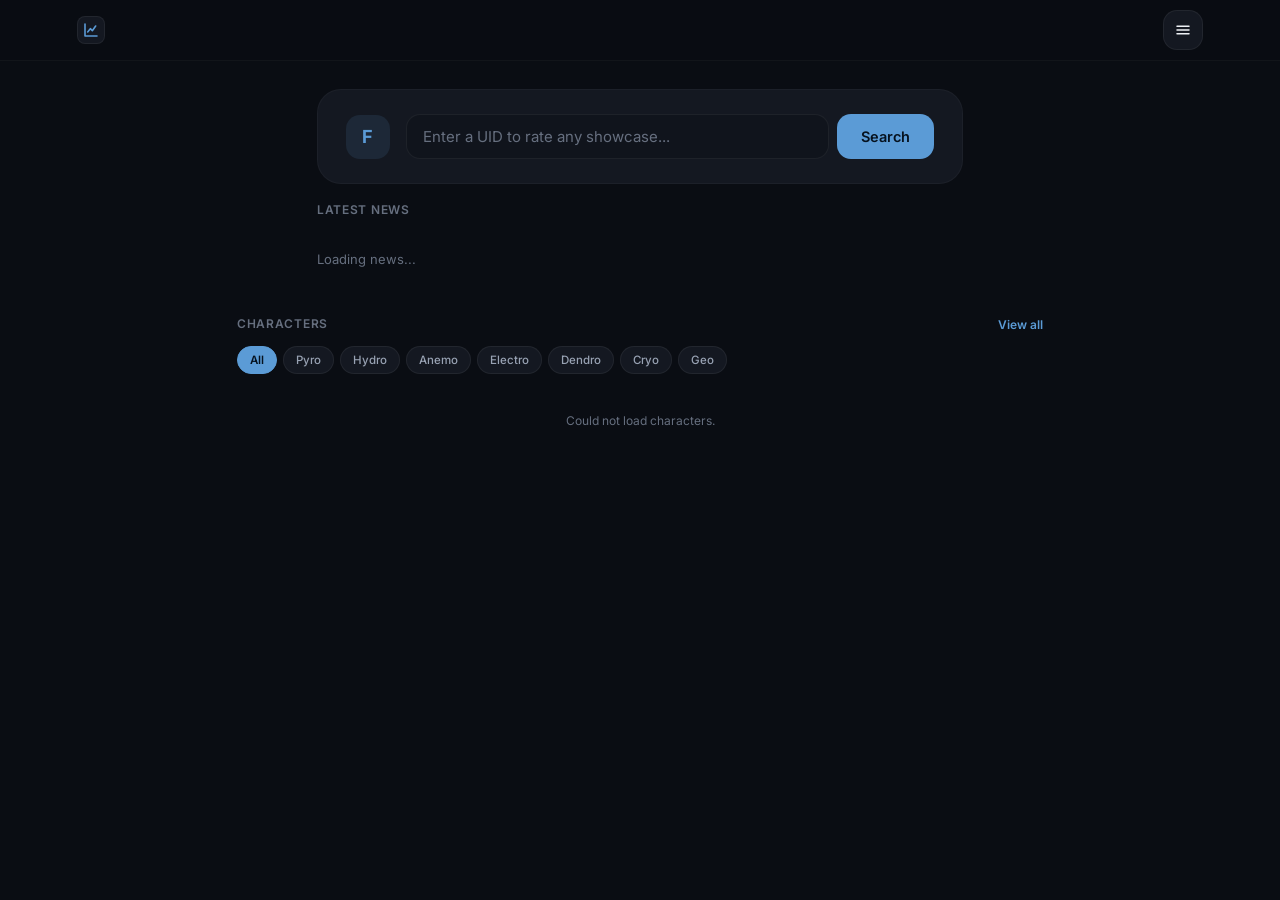
<file: index.html>
<!DOCTYPE html>
<html lang="en">

<head>

    <meta charset="UTF-8">
    <meta name="viewport" content="width=device-width, initial-scale=1.0">

    <title>CritCal — Genshin Impact Build Analysis</title>
    <meta name="description" content="Rate any Genshin Impact character build by UID or manual entry. Open-source and community-built.">
    <link rel="canonical" href="https://critcal.vercel.app/">

    <meta property="og:type" content="website">
    <meta property="og:url" content="https://critcal.vercel.app/">
    <meta property="og:title" content="CritCal — Genshin Impact Build Analysis">
    <meta property="og:description" content="Rate any Genshin Impact build by UID or manual entry.">
    <meta property="og:image" content="https://critcal.vercel.app/assets/social/og-image.png">
    <meta property="og:site_name" content="CritCal">

    <meta name="twitter:card" content="summary_large_image">
    <link rel="icon" type="image/png" href="assets/icons/favicon-32.png">
    <meta name="theme-color" content="#0A0D13">
    <link rel="manifest" href="manifest.json">

    <link rel="preconnect" href="https://fonts.googleapis.com">
    <link rel="preconnect" href="https://fonts.gstatic.com" crossorigin>
    <link href="https://fonts.googleapis.com/css2?family=Inter:wght@300;400;500;600;700;800&display=swap" rel="stylesheet">

    <link rel="stylesheet" href="style.css">

</head>

<body>

<a class="skip-link" href="#main-content">Skip to content</a>

<header class="navbar">
    <a class="logo compact-logo" href="index.html">
        <span class="logo-mark">
            <svg width="16" height="16" viewBox="0 0 24 24" fill="none" stroke="currentColor" stroke-width="2.4" stroke-linecap="round" stroke-linejoin="round"><path d="M3 3v18h18"/><path d="M7 15l4-5 3 3 5-7"/></svg>
        </span>
    </a>

    <nav class="desktop-nav" aria-label="Primary">
        <a href="index.html" class="active" aria-current="page">Home</a>
        <a href="characters.html">Characters</a>
        <a href="uid-search.html">UID Search</a>
        <a href="analyze.html">Analyze</a>
        <a href="news.html">News</a>
        <a href="about.html">About</a>
    </nav>

    <div class="nav-profiles" id="nav-profiles"></div>

    <button class="menu-button" aria-label="Open menu" aria-expanded="false" aria-controls="mobile-nav">
        <svg class="menu-icon-open" viewBox="0 0 24 24" fill="none" stroke="currentColor" stroke-width="2" stroke-linecap="round"><path d="M4 7h16M4 12h16M4 17h16"/></svg>
        <svg class="menu-icon-close" viewBox="0 0 24 24" fill="none" stroke="currentColor" stroke-width="2" stroke-linecap="round"><path d="M6 6l12 12M18 6L6 18"/></svg>
    </button>
</header>

<nav class="mobile-nav" id="mobile-nav" aria-label="Mobile">
    <a href="index.html" class="active" aria-current="page">Home</a>
    <a href="characters.html">Characters</a>
    <a href="uid-search.html">UID Search</a>
    <a href="analyze.html">Analyze</a>
    <a href="news.html">News</a>
        <a href="about.html">About</a>
</nav>

<main id="main-content">

    <!-- ════════════════════════════════════════════ -->
    <!-- UID SEARCH                                     -->
    <!-- ════════════════════════════════════════════ -->

    <section class="hp-hero fade-up">
        <div class="hp-hero-inner">
            <div class="hp-search-icon" id="hp-search-icon">
                <svg viewBox="0 0 24 24" fill="none" stroke="currentColor" stroke-width="2" stroke-linecap="round" stroke-linejoin="round" width="18" height="18"><circle cx="11" cy="11" r="8"/><path d="M21 21l-4.35-4.35"/></svg>
            </div>
            <div class="hp-search-main">
                <div class="hp-search-row">
                    <input type="text" id="uid-input-home" placeholder="Enter a UID to rate any showcase..." inputmode="numeric" pattern="[0-9]*" autocomplete="off" aria-label="Player UID">
                    <button class="btn btn-primary" id="uid-search-home-btn">Search</button>
                </div>
            </div>
        </div>
    </section>

    <!-- ════════════════════════════════════════════ -->
    <!-- RECENT PROFILES — account bars with portraits -->
    <!-- ════════════════════════════════════════════ -->
    <!-- NEWS — latest Genshin headlines              -->
    <!-- ════════════════════════════════════════════ -->

    <section class="hp-news fade-up fade-up-1" id="hp-news">
        <div class="hp-news-header">
            <span class="eyebrow">Latest News</span>
        </div>
        <div id="hp-news-list">
            <div class="hp-news-loading">Loading news...</div>
        </div>
    </section>

    <!-- ════════════════════════════════════════════ -->
    <!-- QUICK ACTIONS with character portraits       -->
    <!-- ════════════════════════════════════════════ -->

    <div class="hp-actions fade-up fade-up-2" id="hp-actions"></div>

    <!-- ════════════════════════════════════════════ -->
    <!-- CHARACTER MINI GRID                          -->
    <!-- ════════════════════════════════════════════ -->

    <section class="hp-chars fade-up fade-up-3" aria-labelledby="hp-chars-heading">
        <div class="home-char-header">
            <h2 class="eyebrow" id="hp-chars-heading">Characters</h2>
            <a href="characters.html" class="home-char-view-all">View all</a>
        </div>
        <div class="home-char-pills" id="home-char-pills" role="group" aria-label="Filter by element">
            <button type="button" class="element-pill is-active" data-el="" aria-pressed="true">All</button>
            <button type="button" class="element-pill" data-el="pyro" style="--el-color:#E0785C" aria-pressed="false">Pyro</button>
            <button type="button" class="element-pill" data-el="hydro" style="--el-color:#5B9BD6" aria-pressed="false">Hydro</button>
            <button type="button" class="element-pill" data-el="anemo" style="--el-color:#6BC7AE" aria-pressed="false">Anemo</button>
            <button type="button" class="element-pill" data-el="electro" style="--el-color:#B18FE0" aria-pressed="false">Electro</button>
            <button type="button" class="element-pill" data-el="dendro" style="--el-color:#97BE58" aria-pressed="false">Dendro</button>
            <button type="button" class="element-pill" data-el="cryo" style="--el-color:#83C6DE" aria-pressed="false">Cryo</button>
            <button type="button" class="element-pill" data-el="geo" style="--el-color:#D6B96C" aria-pressed="false">Geo</button>
        </div>
        <div id="home-char-grid" class="home-char-grid"></div>
    </section>

</main>

<script src="script.js"></script>
<script src="icons.js"></script>
<script src="portraits.js"></script>
<script>
    var _allCharsData = [];

    // ── UID Search ──
    (function () {
        var input = document.getElementById("uid-input-home");
        var btn = document.getElementById("uid-search-home-btn");
        function go() {
            var uid = (input.value || "").trim();
            if (!uid) { input.focus(); return; }
            window.location.href = "uid-search.html?uid=" + encodeURIComponent(uid);
        }
        if (btn) btn.addEventListener("click", go);
        if (input) input.addEventListener("keydown", function (e) { if (e.key === "Enter") go(); });
    })();

    // ── UID History ──
    (function () {
        var el = document.getElementById("uid-history-home");
        if (!el) return;
        try {
            var h = JSON.parse(localStorage.getItem("critcal_uid_history")) || [];
            if (h.length > 0) {
                el.innerHTML = '<span class="hp-history-label">Recent:</span>' + h.map(function (u) {
                    return '<span class="hp-history-pill" onclick="window.location.href=\'uid-search.html?uid=' + encodeURIComponent(u) + '\'">' + u + '</span>';
                }).join("");
            }
        } catch (_) {}
    })();

    // ── Fetch character data and build everything ──
    // ── UID Search icon — show Furina ──
    (function () {
        // Quick inline: show a small circle with the initial
        var si = document.getElementById("hp-search-icon");
        si.innerHTML = '<span class="hp-search-char">F</span>';
        si.style.setProperty("--el-color", "#5B9BD6");
    })();

    cachedFetch(API_BASE + "/characters", "characters").then(function (data) {
        if (!data || !data.characters) { showFallbackChar(); return; }
        var chars = data.characters;
        _allCharsData = chars;

        // ── Search icon: try loading Furina portrait ──
        (function () {
            var furina = chars.find(function (c) { return c.name === "Furina"; });
            if (furina && furina.portrait) {
                var si = document.getElementById("hp-search-icon");
                si.innerHTML = portraitInnerHtml(furina);
                si.className = "hp-search-avatar";
            }
        })();

        // ── Navbar UID Profiles (top-left) ──
        (function () {
            var container = document.getElementById("nav-profiles");
            if (!container) return;
            try {
                var uids = JSON.parse(localStorage.getItem("critcal_uid_history")) || [];
                var recent = uids.slice(0, 3);
                if (recent.length === 0) return;

                // Try to load cached portraits
                var cached;
                try { cached = JSON.parse(localStorage.getItem("critcal_uid_portraits") || "{}"); } catch(e) { cached = {}; }

                var bars = recent.map(function (uid) {
                    var img = cached[uid] || "";
                    var avatar = img ? '<img src="' + img + '" alt="">' : '<span class="nav-prof-av-letter">' + uid.charAt(0) + '</span>';
                    return '<a class="nav-prof-chip" href="uid-search.html?uid=' + encodeURIComponent(uid) + '">' +
                        '<span class="nav-prof-av">' + avatar + '</span>' +
                        '<span class="nav-prof-num">' + escapeHtml(uid) + '</span>' +
                    '</a>';
                }).join("");
                container.innerHTML = bars;

                // Fetch portraits in background for uncached UIDs
                recent.forEach(function (uid) {
                    if (cached[uid]) return;
                    fetch(API_BASE + "/uid/" + encodeURIComponent(uid) + "/showcase")
                        .then(function (r) { return r.json(); })
                        .then(function (d) {
                            if (!d || !d.characters || d.characters.length === 0) return;
                            var first = d.characters[0];
                            if (!first || !first.portrait) return;
                            cached[uid] = first.portrait;
                            try { localStorage.setItem("critcal_uid_portraits", JSON.stringify(cached)); } catch(e) {}
                            // Update the chip with the loaded portrait
                            var chip = container.querySelector('[href*="' + uid + '"]');
                            if (chip) {
                                var av = chip.querySelector(".nav-prof-av");
                                if (av) av.innerHTML = '<img src="' + first.portrait + '" alt="">';
                            }
                        })
                        .catch(function () {});
                });
            } catch (_) {}
        })();

        // ── News ──
        (function () {
            var newsEl = document.getElementById("hp-news-list");
            if (!newsEl) return;

            fetch(API_BASE + "/news", { headers: { "Accept": "application/json" } })
                .then(function (r) { return r.json(); })
                .then(function (data) {
                    var items = (data && data.news) || [];
                    if (items.length === 0) {
                        newsEl.innerHTML = '<div class="hp-news-empty">No news yet.</div>';
                        return;
                    }
                    var html = '';
                    for (var ni = 0; ni < Math.min(items.length, 2); ni++) {
                        var n = items[ni];
                        html += '<div class="hp-news-item">';
                        if (n.image) {
                            html += '<div class="hp-news-img-wrap"><img class="hp-news-img" src="' + escapeHtml(n.image) + '" alt="" loading="lazy"></div>';
                        }
                        html += '<div class="hp-news-body">';
                        html += '<h3 class="hp-news-title">' + escapeHtml(n.title) + '</h3>';
                        if (n.summary) {
                            html += '<p class="hp-news-summary">' + escapeHtml(n.summary.substring(0, 120)) + '</p>';
                        }
                        if (n.url) {
                            html += '<a class="hp-news-link" href="' + escapeHtml(n.url) + '" target="_blank" rel="noopener">Read more →</a>';
                        }
                        html += '</div></div>';
                    }
                    newsEl.innerHTML = html;
                })
                .catch(function () {
                    newsEl.innerHTML = '<div class="hp-news-empty">News unavailable.</div>';
                });
        })();

        // ── Quick Actions with randomized CritCal-styled portraits ──
        (function () {
            var container = document.getElementById("hp-actions");
            if (!container) return;

            function pickChar(names) {
                // Pick a RANDOM name from the list, then find it
                var idx = Math.floor(Math.random() * names.length);
                var m = chars.find(function (c) { return c.name === names[idx]; });
                if (m) return m;
                // Fallback: try another random name
                for (var i = 0; i < 5; i++) {
                    var n = names[Math.floor(Math.random() * names.length)];
                    var f = chars.find(function (c) { return c.name === n; });
                    if (f) return f;
                }
                return chars[Math.floor(Math.random() * chars.length)];
            }

            var pool = {
                dps: ["Hu Tao", "Ayaka", "Xiao", "Ganyu", "Keqing", "Alhaitham", "Wanderer", "Diluc", "Itto", "Eula", "Cyno", "Lyney"],
                archon: ["Venti", "Zhongli", "Nahida", "Kazuha", "Raiden Shogun", "Furina", "Navia", "Mavuika", "Xilonen"],
                support: ["Bennett", "Xiangling", "Xingqiu", "Fischl", "Sucrose", "Kuki Shinobu", "Diona", "Layla", "Faruzan", "Gorou", "Sara"]
            };

            var manualChar = pickChar(pool.dps);
            var browseChar = pickChar(pool.archon);
            var statsChar = pickChar(pool.support);

            function critcalAvatar(character) {
                var color = elementColor(character.element);
                var avatarHtml = portraitInnerHtml(character);
                return '<span class="crit-avatar" style="--el-color:' + color + '">' + avatarHtml + '</span>';
            }

            container.innerHTML = [
                '<a class="hp-action" href="analyze.html">',
                    critcalAvatar(manualChar),
                    '<span><strong>Manual Analyze</strong><span>Enter your own stats for a rating</span></span>',
                '</a>',
                '<a class="hp-action" href="characters.html">',
                    critcalAvatar(browseChar),
                    '<span><strong>Characters (<span id="char-count-home">' + (data.count || "120+") + '</span>)</strong><span>Browse all builds</span></span>',
                '</a>',
                '<a class="hp-action" href="uid-search.html">',
                    critcalAvatar(statsChar),
                    '<span><strong>UID Search</strong><span>Look up any showcase by UID</span></span>',
                '</a>',
            ].join("");
        })();
    });

    // ── Character Grid ──
    (function () {
        var grid = document.getElementById("home-char-grid");
        var pills = document.querySelectorAll("#home-char-pills .element-pill");
        if (!grid) return;
        var allChars = [], activeEl = "";

        function render() {
            var f = activeEl ? allChars.filter(function (c) { return c.element === activeEl; }) : allChars;
            if (!f.length) { grid.innerHTML = '<div class="home-char-loading">No characters match.</div>'; return; }
            grid.innerHTML = f.slice(0, 24).map(function (c) {
                var color = (c.theme && c.theme.primary) || (function(e) { return { pyro:"#E0785C", hydro:"#5B9BD6", anemo:"#6BC7AE", electro:"#B18FE0", dendro:"#97BE58", cryo:"#83C6DE", geo:"#D6B96C" }[e] || "#5B9BD6"; })(c.element);
                return '<a class="home-char-tile" href="analyze.html?character=' + encodeURIComponent(c.name) + '" style="--el-color:' + color + '">' +
                    '<span class="home-char-tile-avatar" style="--el-color:' + color + '">' + portraitInnerHtml(c) + '</span>' +
                    '<span class="home-char-tile-name">' + escapeHtml(c.name) + '</span></a>';
            }).join("");
        }

        pills.forEach(function (p) {
            p.addEventListener("click", function () {
                pills.forEach(function (x) { x.classList.remove("is-active"); x.setAttribute("aria-pressed", "false"); });
                this.classList.remove("is-active");
                this.classList.add("is-active");
                this.setAttribute("aria-pressed", "true");
                activeEl = this.getAttribute("data-el") || "";
                render();
            });
        });

        cachedFetch(API_BASE + "/characters", "characters").then(function (data) {
            if (data && data.characters) { allChars = data.characters; render(); }
            else { grid.innerHTML = '<div class="home-char-loading">Could not load characters.</div>'; }
        });
    })();
</script>

</body>
</html>
</file>
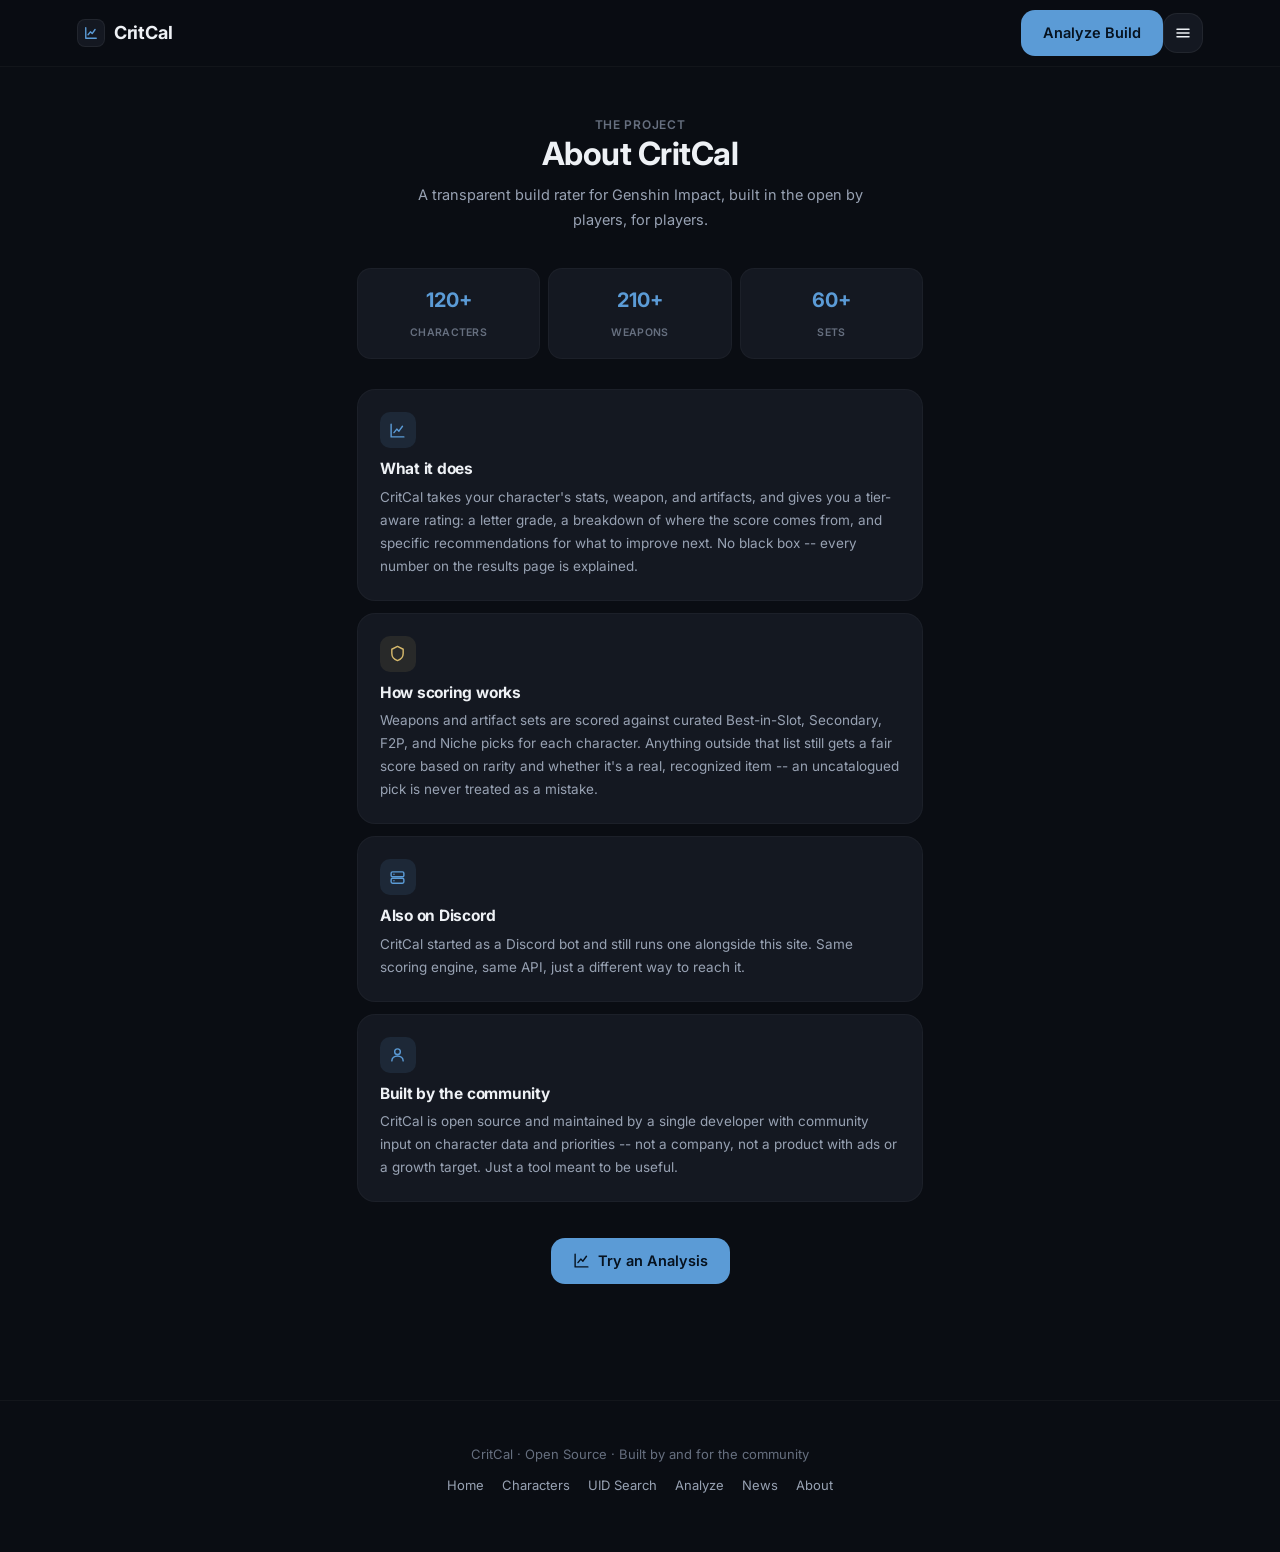
<file: about.html>
<!DOCTYPE html>
<html lang="en">

<head>

    <meta charset="UTF-8">
    <meta name="viewport" content="width=device-width, initial-scale=1.0">

    <title>About — CritCal</title>
    <meta name="description" content="CritCal is a community-built, open-source tool for transparent Genshin Impact build analysis. Learn how the scoring works.">
    <link rel="canonical" href="https://critcal.vercel.app/about.html">

    <meta property="og:type" content="website">
    <meta property="og:url" content="https://critcal.vercel.app/about.html">
    <meta property="og:title" content="About — CritCal">
    <meta property="og:description" content="CritCal is a community-built, open-source tool for transparent Genshin Impact build analysis. Learn how the scoring works.">
    <meta property="og:image" content="https://critcal.vercel.app/assets/social/og-image.png">
    <meta property="og:site_name" content="CritCal">

    <meta name="twitter:card" content="summary_large_image">
    <meta name="twitter:title" content="About — CritCal">
    <meta name="twitter:description" content="CritCal is a community-built, open-source tool for transparent Genshin Impact build analysis. Learn how the scoring works.">
    <meta name="twitter:image" content="https://critcal.vercel.app/assets/social/og-image.png">

    <link rel="icon" type="image/png" href="assets/icons/favicon-32.png">
    <meta name="theme-color" content="#0A0D13">
    <link rel="manifest" href="manifest.json">
    

    <link rel="preconnect" href="https://fonts.googleapis.com">
    <link rel="preconnect" href="https://fonts.gstatic.com" crossorigin>
    <link href="https://fonts.googleapis.com/css2?family=Inter:wght@300;400;500;600;700;800&display=swap" rel="stylesheet">

    <link rel="stylesheet" href="style.css">

</head>

<body>

<a class="skip-link" href="#main-content">Skip to content</a>

<header class="navbar">
    <a class="logo" href="index.html">
        <span class="logo-mark">
            <svg width="14" height="14" viewBox="0 0 24 24" fill="none" stroke="currentColor" stroke-width="2.4" stroke-linecap="round" stroke-linejoin="round"><path d="M3 3v18h18"/><path d="M7 15l4-5 3 3 5-7"/></svg>
        </span>
        CritCal
    </a>

    <nav class="desktop-nav" aria-label="Primary">
        <a href="index.html">Home</a>
        <a href="characters.html">Characters</a>
        <a href="uid-search.html">UID Search</a>
        <a href="analyze.html">Analyze</a>
        <a href="news.html">News</a>
    <a href="about.html" class="active" aria-current="page">About</a>
    </nav>

    <a class="btn btn-primary nav-cta" href="analyze.html">Analyze Build</a>

    <button class="menu-button" aria-label="Open menu" aria-expanded="false" aria-controls="mobile-nav">
        <svg class="menu-icon-open" viewBox="0 0 24 24" fill="none" stroke="currentColor" stroke-width="2" stroke-linecap="round"><path d="M4 7h16M4 12h16M4 17h16"/></svg>
        <svg class="menu-icon-close" viewBox="0 0 24 24" fill="none" stroke="currentColor" stroke-width="2" stroke-linecap="round"><path d="M6 6l12 12M18 6L6 18"/></svg>
    </button>
</header>

<nav class="mobile-nav" id="mobile-nav" aria-label="Mobile">
    <a href="index.html">Home</a>
    <a href="characters.html">Characters</a>
    <a href="uid-search.html">UID Search</a>
    <a href="analyze.html">Analyze</a>
    <a href="news.html">News</a>
    <a href="about.html" class="active" aria-current="page">About</a>
</nav>

<main class="about-page" id="main-content">

<section class="page-heading fade-up">
    <p class="eyebrow">The Project</p>
    <h1>About CritCal</h1>
    <p class="subtitle">
        A transparent build rater for Genshin Impact, built in the open by players, for players.
    </p>
</section>

<div class="about-stats fade-up fade-up-1">
    <div class="about-stat">
        <strong id="char-count-about">120+</strong>
        <span>Characters</span>
    </div>
    <div class="about-stat">
        <strong id="about-weapon-count">210+</strong>
        <span>Weapons</span>
    </div>
    <div class="about-stat">
        <strong id="about-set-count">60+</strong>
        <span>Sets</span>
    </div>
</div>

<div class="about-grid fade-up fade-up-2">

    <div class="about-card">
        <span class="icon-badge" aria-hidden="true">
            <svg viewBox="0 0 24 24" fill="none" stroke="currentColor" stroke-width="2" stroke-linecap="round" stroke-linejoin="round"><path d="M3 3v18h18"/><path d="M7 15l4-5 3 3 5-7"/></svg>
        </span>
        <h2>What it does</h2>
        <p>
            CritCal takes your character's stats, weapon, and artifacts, and gives you a
            tier-aware rating: a letter grade, a breakdown of where the score comes from,
            and specific recommendations for what to improve next. No black box --
            every number on the results page is explained.
        </p>
    </div>

    <div class="about-card">
        <span class="icon-badge" style="background:var(--gold-dim); color:var(--gold);" aria-hidden="true">
            <svg viewBox="0 0 24 24" fill="none" stroke="currentColor" stroke-width="2" stroke-linecap="round" stroke-linejoin="round"><path d="M12 2l8 4v6c0 5-3.4 8.4-8 10-4.6-1.6-8-5-8-10V6z"/></svg>
        </span>
        <h2>How scoring works</h2>
        <p>
            Weapons and artifact sets are scored against curated Best-in-Slot, Secondary,
            F2P, and Niche picks for each character. Anything outside that list still gets
            a fair score based on rarity and whether it's a real, recognized item --
            an uncatalogued pick is never treated as a mistake.
        </p>
    </div>

    <div class="about-card">
        <span class="icon-badge" aria-hidden="true">
            <svg viewBox="0 0 24 24" fill="none" stroke="currentColor" stroke-width="2" stroke-linecap="round" stroke-linejoin="round"><rect x="3" y="4" width="18" height="7" rx="2"/><rect x="3" y="13" width="18" height="7" rx="2"/><path d="M7 7.5h.01M7 16.5h.01"/></svg>
        </span>
        <h2>Also on Discord</h2>
        <p>
            CritCal started as a Discord bot and still runs one alongside this site.
            Same scoring engine, same API, just a different way to reach it.
        </p>
    </div>

    <div class="about-card">
        <span class="icon-badge" aria-hidden="true">
            <svg viewBox="0 0 24 24" fill="none" stroke="currentColor" stroke-width="2" stroke-linecap="round" stroke-linejoin="round"><circle cx="12" cy="8" r="4"/><path d="M4 21c0-4 3.6-7 8-7s8 3 8 7"/></svg>
        </span>
        <h2>Built by the community</h2>
        <p>
            CritCal is open source and maintained by a single developer with community
            input on character data and priorities -- not a company, not a product with
            ads or a growth target. Just a tool meant to be useful.
        </p>
    </div>

</div>

<section class="fade-up fade-up-3" style="text-align:center; margin-top:36px;">
    <a class="btn btn-primary" href="analyze.html">
        <svg viewBox="0 0 24 24" fill="none" stroke="currentColor" stroke-width="2" stroke-linecap="round" stroke-linejoin="round"><path d="M3 3v18h18"/><path d="M7 15l4-5 3 3 5-7"/></svg>
        Try an Analysis
    </a>
</section>

</main>

<footer>
    CritCal · Open Source · Built by and for the community
    <div class="footer-links">
        <a href="index.html">Home</a>
        <a href="characters.html">Characters</a>
        <a href="uid-search.html">UID Search</a>
        <a href="analyze.html">Analyze</a>
        <a href="news.html">News</a>
        <a href="about.html">About</a>
    </div>
</footer>

<script src="script.js"></script>

</body>

</html>
</file>
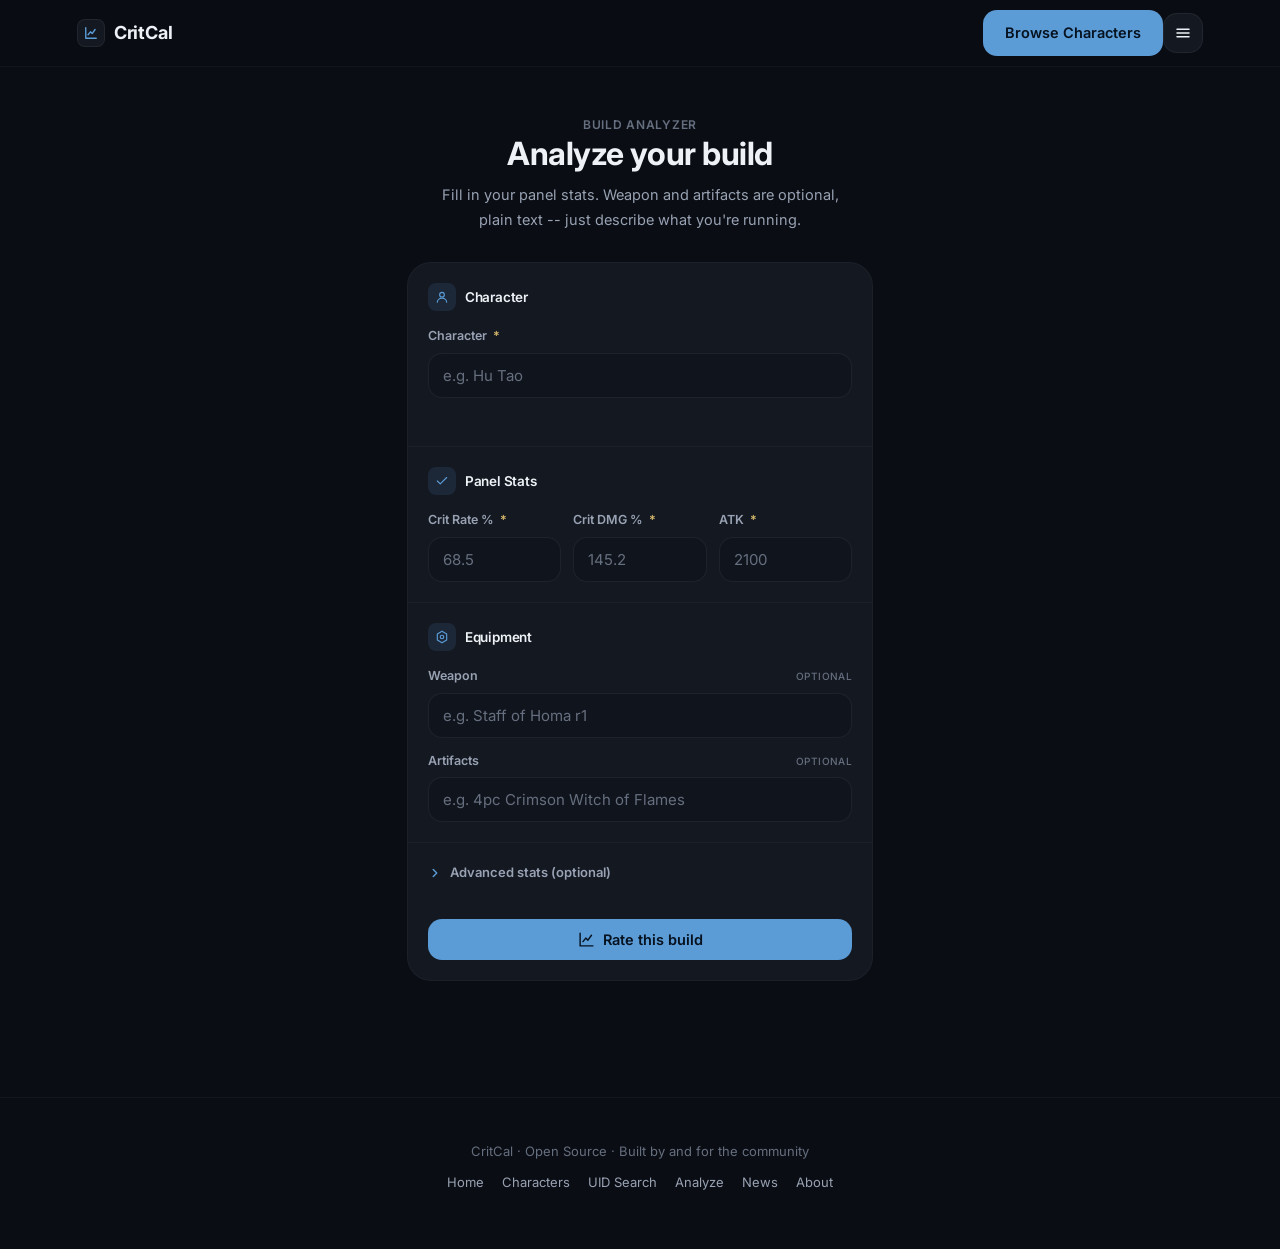
<file: analyze.html>
<!DOCTYPE html>
<html lang="en">

<head>

    <meta charset="UTF-8">
    <meta name="viewport" content="width=device-width, initial-scale=1.0">

    <title>Analyze Build — CritCal</title>
    <meta name="description" content="Rate your Genshin Impact character build. Enter your stats, weapon, and artifacts for a transparent, tier-aware score.">
    <link rel="canonical" href="https://critcal.vercel.app/analyze.html">

    <meta property="og:type" content="website">
    <meta property="og:url" content="https://critcal.vercel.app/analyze.html">
    <meta property="og:title" content="Analyze Build — CritCal">
    <meta property="og:description" content="Rate your Genshin Impact character build. Enter your stats, weapon, and artifacts for a transparent, tier-aware score.">
    <meta property="og:image" content="https://critcal.vercel.app/assets/social/og-image.png">
    <meta property="og:site_name" content="CritCal">

    <meta name="twitter:card" content="summary_large_image">
    <meta name="twitter:title" content="Analyze Build — CritCal">
    <meta name="twitter:description" content="Rate your Genshin Impact character build. Enter your stats, weapon, and artifacts for a transparent, tier-aware score.">
    <meta name="twitter:image" content="https://critcal.vercel.app/assets/social/og-image.png">

    <link rel="icon" type="image/png" href="assets/icons/favicon-32.png">
    <meta name="theme-color" content="#0A0D13">
    <link rel="manifest" href="manifest.json">
    

    <link rel="preconnect" href="https://fonts.googleapis.com">
    <link rel="preconnect" href="https://fonts.gstatic.com" crossorigin>
    <link href="https://fonts.googleapis.com/css2?family=Inter:wght@300;400;500;600;700;800&display=swap" rel="stylesheet">

    <link rel="stylesheet" href="style.css">

</head>

<body>

<a class="skip-link" href="#main-content">Skip to content</a>

<header class="navbar">
    <a class="logo" href="index.html">
        <span class="logo-mark">
            <svg width="14" height="14" viewBox="0 0 24 24" fill="none" stroke="currentColor" stroke-width="2.4" stroke-linecap="round" stroke-linejoin="round"><path d="M3 3v18h18"/><path d="M7 15l4-5 3 3 5-7"/></svg>
        </span>
        CritCal
    </a>

    <nav class="desktop-nav" aria-label="Primary">
        <a href="index.html">Home</a>
        <a href="characters.html">Characters</a>
        <a href="uid-search.html">UID Search</a>
        <a href="analyze.html" class="active" aria-current="page">Analyze</a>
        <a href="news.html">News</a>
        <a href="about.html">About</a>
    </nav>

    <a class="btn btn-primary nav-cta" href="characters.html">Browse Characters</a>

    <button class="menu-button" aria-label="Open menu" aria-expanded="false" aria-controls="mobile-nav">
        <svg class="menu-icon-open" viewBox="0 0 24 24" fill="none" stroke="currentColor" stroke-width="2" stroke-linecap="round"><path d="M4 7h16M4 12h16M4 17h16"/></svg>
        <svg class="menu-icon-close" viewBox="0 0 24 24" fill="none" stroke="currentColor" stroke-width="2" stroke-linecap="round"><path d="M6 6l12 12M18 6L6 18"/></svg>
    </button>
</header>

<nav class="mobile-nav" id="mobile-nav" aria-label="Mobile">
    <a href="index.html">Home</a>
    <a href="characters.html">Characters</a>
    <a href="uid-search.html">UID Search</a>
    <a href="analyze.html" class="active" aria-current="page">Analyze</a>
    <a href="news.html">News</a>
        <a href="about.html">About</a>
</nav>

<main class="analyze-page" id="main-content">

<section class="page-heading fade-up">
    <p class="eyebrow">Build Analyzer</p>
    <h1>Analyze your build</h1>
    <p class="subtitle">
        Fill in your panel stats. Weapon and artifacts are optional, plain text --
        just describe what you're running.
    </p>
</section>

<form id="analyze-form" class="fade-up fade-up-1" novalidate aria-label="Build analysis form">

    <div class="form-card">

        <div class="form-section">
            <div class="form-section-header">
                <span class="icon-badge" aria-hidden="true">
                    <svg viewBox="0 0 24 24" fill="none" stroke="currentColor" stroke-width="2" stroke-linecap="round" stroke-linejoin="round"><circle cx="12" cy="8" r="4"/><path d="M4 21c0-4 3.6-7 8-7s8 3 8 7"/></svg>
                </span>
                <h3>Character</h3>
            </div>

            <div class="field">
                <label for="character">Character <span class="required">*</span></label>
                <input type="text" id="character" name="character" list="character-options"
                    placeholder="e.g. Hu Tao" autocomplete="off" required
                    aria-describedby="character-preview">
                <datalist id="character-options"></datalist>
            </div>

            <div class="character-preview" id="character-preview">
                <span class="preview-avatar" id="preview-avatar"></span>
                <span id="preview-text"></span>
            </div>
        </div>

        <div class="form-section">
            <div class="form-section-header">
                <span class="icon-badge" aria-hidden="true">
                    <svg viewBox="0 0 24 24" fill="none" stroke="currentColor" stroke-width="2" stroke-linecap="round" stroke-linejoin="round"><path d="M20 6L9 17l-5-5"/></svg>
                </span>
                <h3>Panel Stats</h3>
            </div>

            <div class="field-row cols-3">
                <div class="field">
                    <label for="crit_rate">Crit Rate % <span class="required">*</span></label>
                    <input type="number" id="crit_rate" name="crit_rate" placeholder="68.5" step="0.1" min="0" required>
                </div>
                <div class="field">
                    <label for="crit_dmg">Crit DMG % <span class="required">*</span></label>
                    <input type="number" id="crit_dmg" name="crit_dmg" placeholder="145.2" step="0.1" min="0" required>
                </div>
                <div class="field">
                    <label for="atk">ATK <span class="required">*</span></label>
                    <input type="number" id="atk" name="atk" placeholder="2100" step="1" min="0" required>
                </div>
            </div>
        </div>

        <div class="form-section">
            <div class="form-section-header">
                <span class="icon-badge" aria-hidden="true">
                    <svg viewBox="0 0 24 24" fill="none" stroke="currentColor" stroke-width="2" stroke-linejoin="round"><path d="M12 2 20 7v10l-8 5-8-5V7z"/><circle cx="12" cy="12" r="3"/></svg>
                </span>
                <h3>Equipment</h3>
            </div>

            <div class="field">
                <label for="weapon">Weapon <span class="optional">optional</span></label>
                <input type="text" id="weapon" name="weapon" placeholder="e.g. Staff of Homa r1" autocomplete="off">
            </div>

            <div class="field">
                <label for="artifacts">Artifacts <span class="optional">optional</span></label>
                <input type="text" id="artifacts" name="artifacts"
                    placeholder="e.g. 4pc Crimson Witch of Flames" autocomplete="off">
            </div>
        </div>

        <div class="form-section">
            <details class="advanced-toggle">
                <summary>
                    <svg class="chev" width="14" height="14" viewBox="0 0 24 24" fill="none" stroke="currentColor" stroke-width="2.5" stroke-linecap="round" stroke-linejoin="round"><path d="M9 18l6-6-6-6"/></svg>
                    Advanced stats (optional)
                </summary>

                <div class="advanced-body">

                    <div class="field-row">
                        <div class="field">
                            <label for="hp">HP</label>
                            <input type="number" id="hp" name="hp" placeholder="0" step="1" min="0">
                        </div>
                        <div class="field">
                            <label for="def">DEF</label>
                            <input type="number" id="def" name="def" placeholder="0" step="1" min="0">
                        </div>
                    </div>

                    <div class="field-row">
                        <div class="field">
                            <label for="elemental_mastery">Elemental Mastery</label>
                            <input type="number" id="elemental_mastery" name="elemental_mastery" placeholder="0" step="1" min="0">
                        </div>
                        <div class="field">
                            <label for="energy_recharge">Energy Recharge %</label>
                            <input type="number" id="energy_recharge" name="energy_recharge" placeholder="100" step="0.1" min="0">
                        </div>
                    </div>

                    <div class="field-row">
                        <div class="field">
                            <label for="character_scaling">Force scaling stat</label>
                            <select id="character_scaling" name="character_scaling">
                                <option value="">Auto (recommended)</option>
                                <option value="atk">ATK</option>
                                <option value="hp">HP</option>
                                <option value="def">DEF</option>
                                <option value="em">Elemental Mastery</option>
                            </select>
                        </div>
                        <div class="field">
                            <label for="ideal_crit_ratio">Ideal Crit Ratio</label>
                            <input type="number" id="ideal_crit_ratio" name="ideal_crit_ratio" placeholder="e.g. 2.0" step="0.1" min="0">
                        </div>
                    </div>

                </div>
            </details>
        </div>

        <div class="submit-wrap">
            <button type="submit" class="btn btn-primary btn-block" id="submit-button">
                <svg viewBox="0 0 24 24" fill="none" stroke="currentColor" stroke-width="2" stroke-linecap="round" stroke-linejoin="round"><path d="M3 3v18h18"/><path d="M7 15l4-5 3 3 5-7"/></svg>
                Rate this build
            </button>
        </div>

    </div>

</form>

<section id="result-area" class="result-area" hidden aria-live="polite"></section>

</main>

<footer>
    CritCal · Open Source · Built by and for the community
    <div class="footer-links">
        <a href="index.html">Home</a>
        <a href="characters.html">Characters</a>
        <a href="uid-search.html">UID Search</a>
        <a href="analyze.html">Analyze</a>
        <a href="news.html">News</a>
        <a href="about.html">About</a>
    </div>
</footer>

<script src="script.js"></script>
<script src="icons.js"></script>
<script src="portraits.js"></script>
<script src="card-image.js"></script>
<script src="analyze.js"></script>

</body>

</html>
</file>
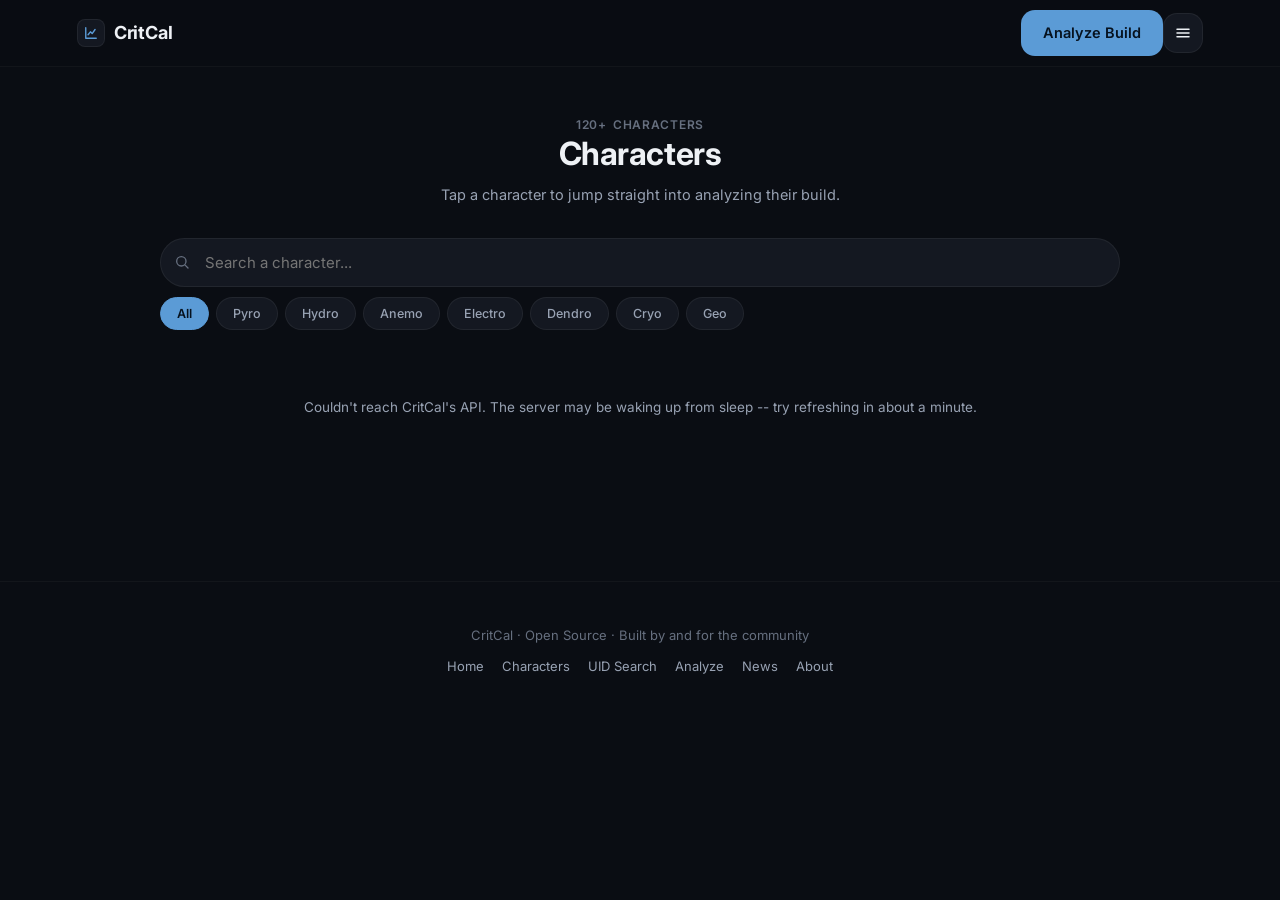
<file: characters.html>
<!DOCTYPE html>
<html lang="en">

<head>

    <meta charset="UTF-8">
    <meta name="viewport" content="width=device-width, initial-scale=1.0">

    <title>Characters — CritCal</title>
    <meta name="description" content="Browse all 108 Genshin Impact characters supported by CritCal. Search by name or filter by element.">
    <link rel="canonical" href="https://critcal.vercel.app/characters.html">

    <meta property="og:type" content="website">
    <meta property="og:url" content="https://critcal.vercel.app/characters.html">
    <meta property="og:title" content="Characters — CritCal">
    <meta property="og:description" content="Browse all 108 Genshin Impact characters supported by CritCal. Search by name or filter by element.">
    <meta property="og:image" content="https://critcal.vercel.app/assets/social/og-image.png">
    <meta property="og:site_name" content="CritCal">

    <meta name="twitter:card" content="summary_large_image">
    <meta name="twitter:title" content="Characters — CritCal">
    <meta name="twitter:description" content="Browse all 108 Genshin Impact characters supported by CritCal. Search by name or filter by element.">
    <meta name="twitter:image" content="https://critcal.vercel.app/assets/social/og-image.png">

    <link rel="icon" type="image/png" href="assets/icons/favicon-32.png">
    <meta name="theme-color" content="#0A0D13">
    <link rel="manifest" href="manifest.json">
    

    <link rel="preconnect" href="https://fonts.googleapis.com">
    <link rel="preconnect" href="https://fonts.gstatic.com" crossorigin>
    <link href="https://fonts.googleapis.com/css2?family=Inter:wght@300;400;500;600;700;800&display=swap" rel="stylesheet">

    <link rel="stylesheet" href="style.css">

</head>

<body>

<a class="skip-link" href="#main-content">Skip to content</a>

<header class="navbar">
    <a class="logo" href="index.html">
        <span class="logo-mark">
            <svg width="14" height="14" viewBox="0 0 24 24" fill="none" stroke="currentColor" stroke-width="2.4" stroke-linecap="round" stroke-linejoin="round"><path d="M3 3v18h18"/><path d="M7 15l4-5 3 3 5-7"/></svg>
        </span>
        CritCal
    </a>

    <nav class="desktop-nav" aria-label="Primary">
        <a href="index.html">Home</a>
        <a href="characters.html" class="active" aria-current="page">Characters</a>
        <a href="uid-search.html">UID Search</a>
        <a href="analyze.html">Analyze</a>
        <a href="news.html">News</a>
        <a href="about.html">About</a>
    </nav>

    <a class="btn btn-primary nav-cta" href="analyze.html">Analyze Build</a>

    <button class="menu-button" aria-label="Open menu" aria-expanded="false" aria-controls="mobile-nav">
        <svg class="menu-icon-open" viewBox="0 0 24 24" fill="none" stroke="currentColor" stroke-width="2" stroke-linecap="round"><path d="M4 7h16M4 12h16M4 17h16"/></svg>
        <svg class="menu-icon-close" viewBox="0 0 24 24" fill="none" stroke="currentColor" stroke-width="2" stroke-linecap="round"><path d="M6 6l12 12M18 6L6 18"/></svg>
    </button>
</header>

<nav class="mobile-nav" id="mobile-nav" aria-label="Mobile">
    <a href="index.html">Home</a>
    <a href="characters.html" class="active" aria-current="page">Characters</a>
    <a href="uid-search.html">UID Search</a>
    <a href="analyze.html">Analyze</a>
    <a href="news.html">News</a>
        <a href="about.html">About</a>
</nav>

<main class="characters-page" id="main-content">

<section class="page-heading fade-up">
    <p class="eyebrow"><span id="char-count-browse">120+</span> Characters</p>
    <h1>Characters</h1>
    <p class="subtitle">
        Tap a character to jump straight into analyzing their build.
    </p>
</section>

<div class="filter-bar fade-up fade-up-1">

    <div class="search-input-wrap">
        <svg viewBox="0 0 24 24" fill="none" stroke="currentColor" stroke-width="2" stroke-linecap="round" aria-hidden="true"><circle cx="11" cy="11" r="7"/><path d="M21 21l-4.3-4.3"/></svg>
        <input type="text" id="search-input" placeholder="Search a character..." autocomplete="off" aria-label="Search characters">
    </div>

    <div class="element-pills" id="element-pills" role="group" aria-label="Filter by element">
        <button type="button" class="element-pill is-active" data-element="" aria-pressed="true">All</button>
        <button type="button" class="element-pill" data-element="pyro" style="--el-color:#E0785C" aria-pressed="false">Pyro</button>
        <button type="button" class="element-pill" data-element="hydro" style="--el-color:#5B9BD6" aria-pressed="false">Hydro</button>
        <button type="button" class="element-pill" data-element="anemo" style="--el-color:#6BC7AE" aria-pressed="false">Anemo</button>
        <button type="button" class="element-pill" data-element="electro" style="--el-color:#B18FE0" aria-pressed="false">Electro</button>
        <button type="button" class="element-pill" data-element="dendro" style="--el-color:#97BE58" aria-pressed="false">Dendro</button>
        <button type="button" class="element-pill" data-element="cryo" style="--el-color:#83C6DE" aria-pressed="false">Cryo</button>
        <button type="button" class="element-pill" data-element="geo" style="--el-color:#D6B96C" aria-pressed="false">Geo</button>
    </div>

</div>

<p id="result-count" class="result-count" role="status"></p>

<div id="character-grid" class="character-grid"></div>

</main>

<footer>
    CritCal · Open Source · Built by and for the community
    <div class="footer-links">
        <a href="index.html">Home</a>
        <a href="characters.html">Characters</a>
        <a href="uid-search.html">UID Search</a>
        <a href="analyze.html">Analyze</a>
        <a href="news.html">News</a>
        <a href="about.html">About</a>
    </div>
</footer>

<script src="script.js"></script>
<script src="icons.js"></script>
<script src="portraits.js"></script>
<script src="characters.js"></script>

</body>

</html>
</file>
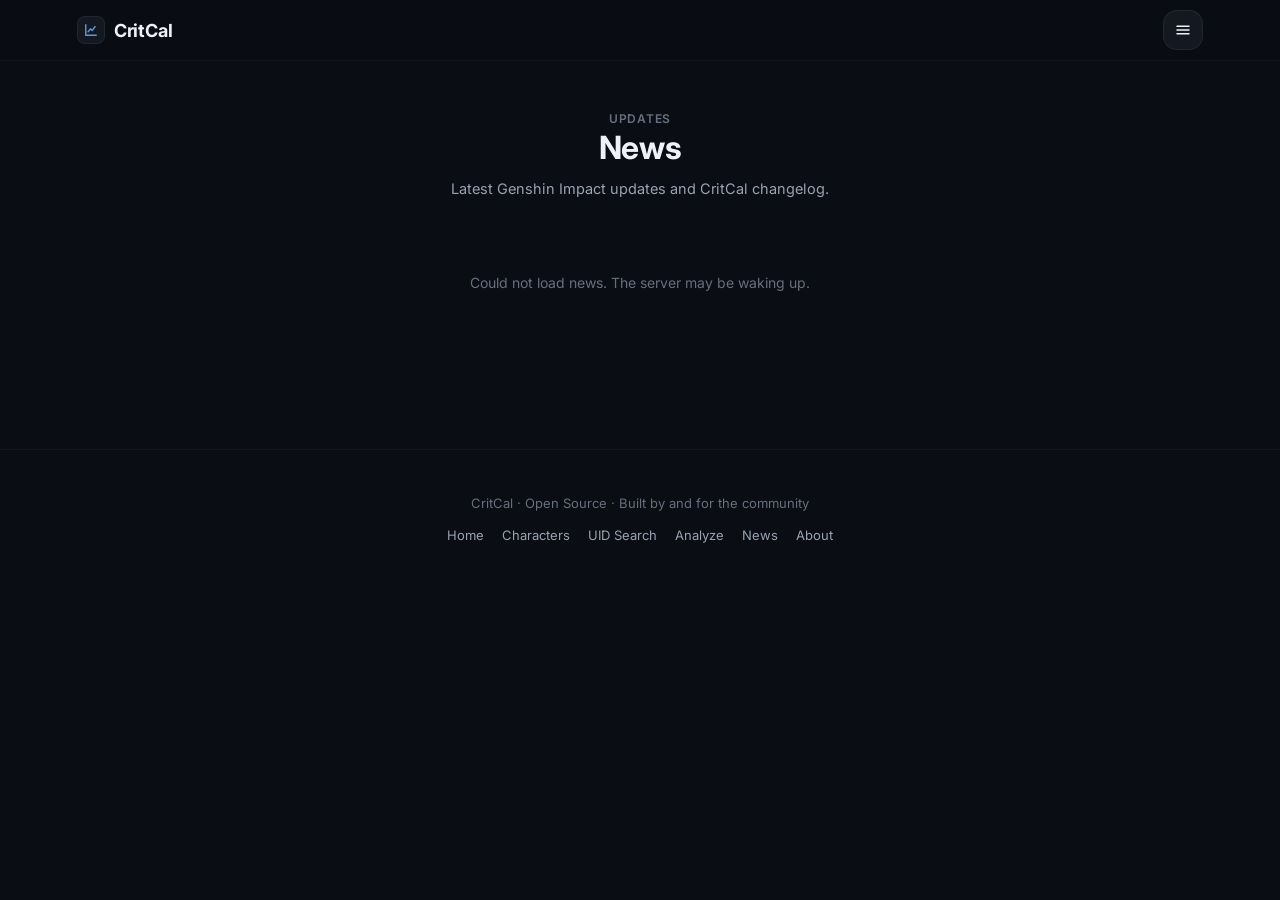
<file: news.html>
<!DOCTYPE html>
<html lang="en">
<head>
    <meta charset="UTF-8">
    <meta name="viewport" content="width=device-width, initial-scale=1.0">
    <title>News — CritCal</title>
    <meta name="description" content="Latest Genshin Impact news and CritCal updates.">
    <link rel="canonical" href="https://critcal.vercel.app/news.html">
    <meta name="theme-color" content="#0A0D13">
    <link rel="manifest" href="manifest.json">
    <link rel="icon" type="image/svg+xml" href="assets/icons/favicon.svg">
    <link rel="preconnect" href="https://fonts.googleapis.com">
    <link rel="preconnect" href="https://fonts.gstatic.com" crossorigin>
    <link href="https://fonts.googleapis.com/css2?family=Inter:wght@300;400;500;600;700;800&display=swap" rel="stylesheet">
    <link rel="stylesheet" href="style.css">
</head>
<body>

<a class="skip-link" href="#main-content">Skip to content</a>

<header class="navbar">
    <a class="logo" href="index.html">
        <span class="logo-mark">
            <svg width="14" height="14" viewBox="0 0 24 24" fill="none" stroke="currentColor" stroke-width="2.4" stroke-linecap="round" stroke-linejoin="round"><path d="M3 3v18h18"/><path d="M7 15l4-5 3 3 5-7"/></svg>
        </span>
        CritCal
    </a>
    <div class="nav-profiles" id="nav-profiles"></div>
    <nav class="desktop-nav" aria-label="Primary">
        <a href="index.html">Home</a>
        <a href="characters.html">Characters</a>
        <a href="uid-search.html">UID Search</a>
        <a href="analyze.html">Analyze</a>
        <a href="news.html" class="active" aria-current="page">News</a>
        <a href="about.html">About</a>
    </nav>
    <button class="menu-button" aria-label="Open menu" aria-expanded="false" aria-controls="mobile-nav">
        <svg class="menu-icon-open" viewBox="0 0 24 24" fill="none" stroke="currentColor" stroke-width="2" stroke-linecap="round"><path d="M4 7h16M4 12h16M4 17h16"/></svg>
        <svg class="menu-icon-close" viewBox="0 0 24 24" fill="none" stroke="currentColor" stroke-width="2" stroke-linecap="round"><path d="M6 6l12 12M18 6L6 18"/></svg>
    </button>
</header>

<nav class="mobile-nav" id="mobile-nav" aria-label="Mobile">
    <a href="index.html">Home</a>
    <a href="characters.html">Characters</a>
    <a href="uid-search.html">UID Search</a>
    <a href="analyze.html">Analyze</a>
    <a href="news.html" class="active" aria-current="page">News</a>
    <a href="about.html">About</a>
</nav>

<main class="news-page" id="main-content">
    <section class="page-heading fade-up">
        <p class="eyebrow">Updates</p>
        <h1>News</h1>
        <p class="subtitle">Latest Genshin Impact updates and CritCal changelog.</p>
    </section>

    <div class="news-list fade-up fade-up-1" id="news-list">
        <div class="news-loading">Loading news...</div>
    </div>
</main>

<footer>
    CritCal · Open Source · Built by and for the community
    <div class="footer-links">
        <a href="index.html">Home</a>
        <a href="characters.html">Characters</a>
        <a href="uid-search.html">UID Search</a>
        <a href="analyze.html">Analyze</a>
        <a href="news.html">News</a>
        <a href="about.html">About</a>
    </div>
</footer>

<script src="script.js"></script>
<script>
    var newsList = document.getElementById("news-list");
    if (newsList) {
        fetch(API_BASE + "/news", { headers: { "Accept": "application/json" } })
            .then(function (r) { return r.json(); })
            .then(function (data) {
                var items = (data && data.news) || [];
                if (items.length === 0) {
                    newsList.innerHTML = '<div class="news-empty">No news yet.</div>';
                    return;
                }
                var html = '';
                for (var i = 0; i < items.length; i++) {
                    var n = items[i];
                    var src = n.source === "hoyolab" ? "Hoyolab" : "CritCal";
                    html += '<article class="news-card">';
                    if (n.image) {
                        html += '<div class="news-card-img"><img src="' + escapeHtml(n.image) + '" alt="" loading="lazy"></div>';
                    }
                    html += '<div class="news-card-body">';
                    html += '<span class="news-card-source">' + src + '</span>';
                    html += '<h2 class="news-card-title">' + escapeHtml(n.title) + '</h2>';
                    if (n.summary) {
                        html += '<p class="news-card-summary">' + escapeHtml(n.summary) + '</p>';
                    }
                    if (n.url) {
                        html += '<a class="news-card-link" href="' + escapeHtml(n.url) + '" target="_blank" rel="noopener">Read full article →</a>';
                    }
                    html += '</div></article>';
                }
                newsList.innerHTML = html;
            })
            .catch(function () {
                newsList.innerHTML = '<div class="news-empty">Could not load news. The server may be waking up.</div>';
            });
    }
</script>
</body>
</html>
</file>
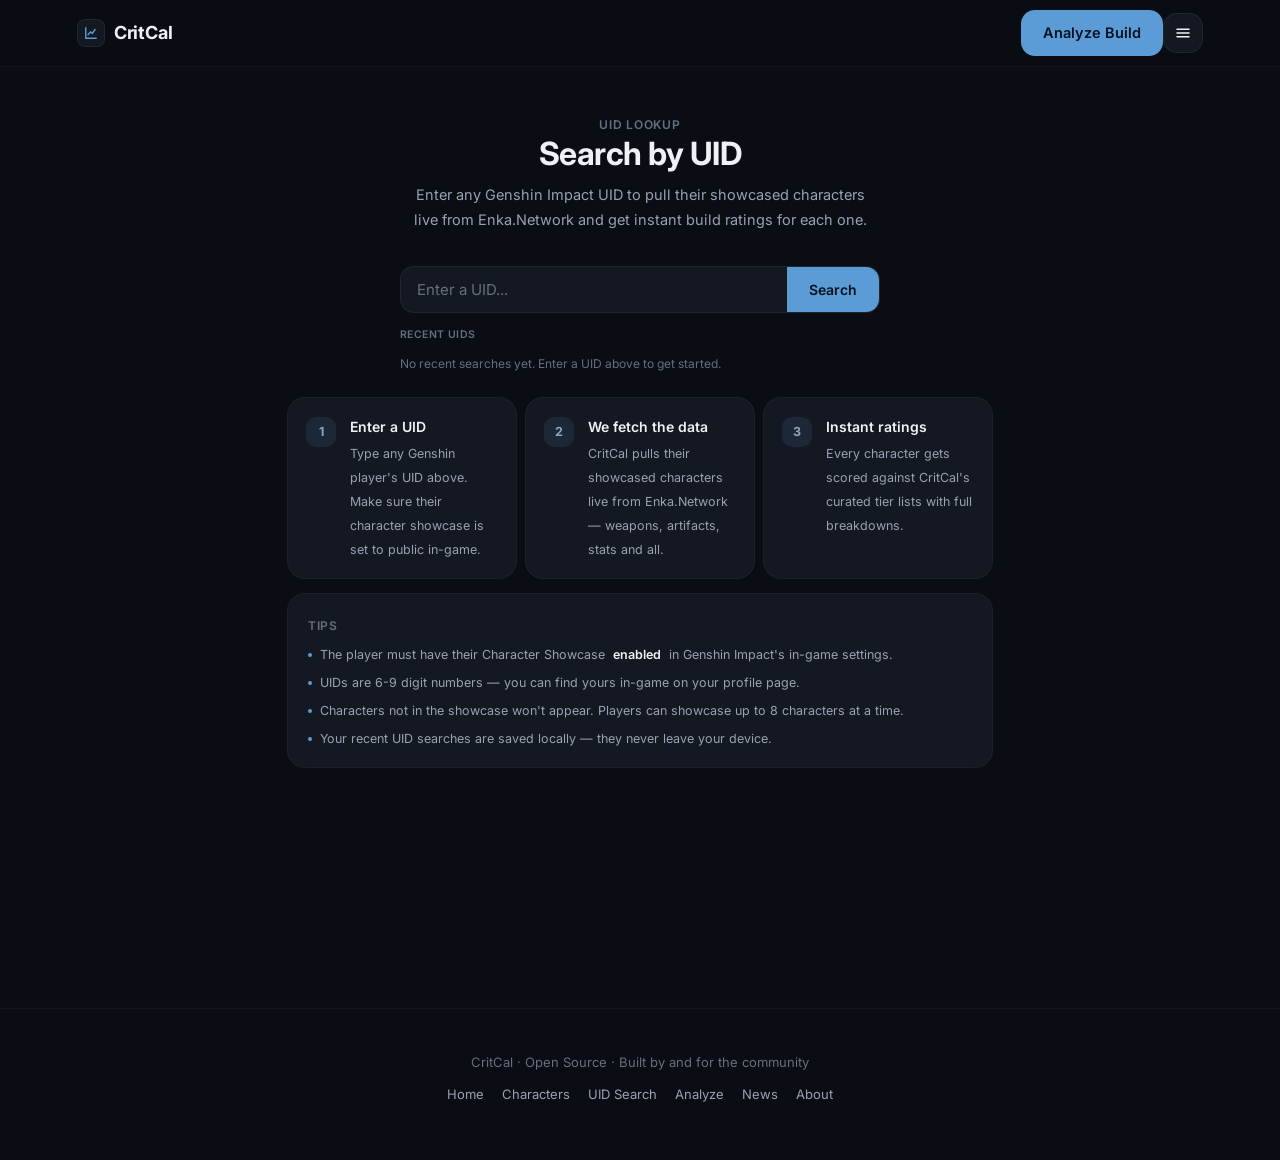
<file: uid-search.html>
<!DOCTYPE html>
<html lang="en">

<head>

    <meta charset="UTF-8">
    <meta name="viewport" content="width=device-width, initial-scale=1.0">

    <title>UID Search — CritCal</title>
    <meta name="description" content="Look up a Genshin Impact player's showcased characters by UID via Enka.Network and get instant build ratings.">
    <link rel="canonical" href="https://critcal.vercel.app/uid-search.html">

    <meta property="og:type" content="website">
    <meta property="og:url" content="https://critcal.vercel.app/uid-search.html">
    <meta property="og:title" content="UID Search — CritCal">
    <meta property="og:description" content="Look up a Genshin Impact player's showcased characters by UID via Enka.Network and get instant build ratings.">
    <meta property="og:image" content="https://critcal.vercel.app/assets/social/og-image.png">
    <meta property="og:site_name" content="CritCal">

    <meta name="twitter:card" content="summary_large_image">
    <meta name="twitter:title" content="UID Search — CritCal">
    <meta name="twitter:description" content="Look up a Genshin Impact player's showcased characters by UID via Enka.Network and get instant build ratings.">
    <meta name="twitter:image" content="https://critcal.vercel.app/assets/social/og-image.png">

    <link rel="icon" type="image/png" href="assets/icons/favicon-32.png">
    <meta name="theme-color" content="#0A0D13">
    <link rel="manifest" href="manifest.json">
    

    <link rel="preconnect" href="https://fonts.googleapis.com">
    <link rel="preconnect" href="https://fonts.gstatic.com" crossorigin>
    <link href="https://fonts.googleapis.com/css2?family=Inter:wght@300;400;500;600;700;800&display=swap" rel="stylesheet">

    <link rel="stylesheet" href="style.css">

</head>

<body>

<a class="skip-link" href="#main-content">Skip to content</a>

<header class="navbar">
    <a class="logo" href="index.html">
        <span class="logo-mark">
            <svg width="14" height="14" viewBox="0 0 24 24" fill="none" stroke="currentColor" stroke-width="2.4" stroke-linecap="round" stroke-linejoin="round"><path d="M3 3v18h18"/><path d="M7 15l4-5 3 3 5-7"/></svg>
        </span>
        CritCal
    </a>

    <nav class="desktop-nav" aria-label="Primary">
        <a href="index.html">Home</a>
        <a href="characters.html">Characters</a>
        <a href="uid-search.html" class="active" aria-current="page">UID Search</a>
        <a href="analyze.html">Analyze</a>
        <a href="news.html">News</a>
        <a href="about.html">About</a>
    </nav>

    <a class="btn btn-primary nav-cta" href="analyze.html">Analyze Build</a>

    <button class="menu-button" aria-label="Open menu" aria-expanded="false" aria-controls="mobile-nav">
        <svg class="menu-icon-open" viewBox="0 0 24 24" fill="none" stroke="currentColor" stroke-width="2" stroke-linecap="round"><path d="M4 7h16M4 12h16M4 17h16"/></svg>
        <svg class="menu-icon-close" viewBox="0 0 24 24" fill="none" stroke="currentColor" stroke-width="2" stroke-linecap="round"><path d="M6 6l12 12M18 6L6 18"/></svg>
    </button>
</header>

<nav class="mobile-nav" id="mobile-nav" aria-label="Mobile">
    <a href="index.html">Home</a>
    <a href="characters.html">Characters</a>
    <a href="uid-search.html" class="active" aria-current="page">UID Search</a>
    <a href="analyze.html">Analyze</a>
    <a href="news.html">News</a>
        <a href="about.html">About</a>
</nav>

<main class="uid-page" id="main-content">

<section class="page-heading fade-up">
    <p class="eyebrow">UID Lookup</p>
    <h1>Search by UID</h1>
    <p class="subtitle">
        Enter any Genshin Impact UID to pull their showcased characters live from Enka.Network
        and get instant build ratings for each one.
    </p>
</section>

<div class="uid-search-main fade-up fade-up-1">
    <div class="uid-search-box">
        <input type="text" id="uid-input" placeholder="Enter a UID..." inputmode="numeric" pattern="[0-9]*" autocomplete="off" aria-label="Player UID">
        <button class="btn btn-primary" id="uid-search-btn">Search</button>
    </div>
    <div id="uid-history" class="uid-history-area"></div>
</div>

<div class="uid-info-grid fade-up fade-up-1">
    <div class="uid-info-card">
        <span class="uid-info-step">1</span>
        <div>
            <strong>Enter a UID</strong>
            <span>Type any Genshin player's UID above. Make sure their character showcase is set to public in-game.</span>
        </div>
    </div>
    <div class="uid-info-card">
        <span class="uid-info-step">2</span>
        <div>
            <strong>We fetch the data</strong>
            <span>CritCal pulls their showcased characters live from Enka.Network — weapons, artifacts, stats and all.</span>
        </div>
    </div>
    <div class="uid-info-card">
        <span class="uid-info-step">3</span>
        <div>
            <strong>Instant ratings</strong>
            <span>Every character gets scored against CritCal's curated tier lists with full breakdowns.</span>
        </div>
    </div>
</div>

<div class="uid-tips fade-up fade-up-2">
    <p class="eyebrow" style="margin-bottom:10px;">Tips</p>
    <ul>
        <li>The player must have their Character Showcase <strong>enabled</strong> in Genshin Impact's in-game settings.</li>
        <li>UIDs are 6-9 digit numbers — you can find yours in-game on your profile page.</li>
        <li>Characters not in the showcase won't appear. Players can showcase up to 8 characters at a time.</li>
        <li>Your recent UID searches are saved locally — they never leave your device.</li>
    </ul>
</div>

<div id="uid-result-area" class="uid-result-area fade-up fade-up-2" aria-live="polite"></div>

</main>

<footer>
    CritCal · Open Source · Built by and for the community
    <div class="footer-links">
        <a href="index.html">Home</a>
        <a href="characters.html">Characters</a>
        <a href="uid-search.html">UID Search</a>
        <a href="analyze.html">Analyze</a>
        <a href="news.html">News</a>
        <a href="about.html">About</a>
    </div>
</footer>

<script src="script.js"></script>
<script src="icons.js"></script>
<script src="portraits.js"></script>
<script src="card-image.js"></script>
<script src="uid-search.js"></script>

</body>

</html>
</file>
<file: style.css>
/* ==========================================================
   CRITCAL DESIGN SYSTEM v2
   Calm, trustworthy, community-tool feel. Deep navy/charcoal,
   muted Fontaine blue as an accent (not a dominant color), soft
   gold highlights. Backdrop-filter is used in exactly one place
   (the sticky navbar) -- everywhere else uses solid surfaces,
   since blur is one of the most expensive things a mobile GPU can
   be asked to repaint on every scroll frame.
   ========================================================== */

:root {

    /* ---- Backgrounds (navy leaning slightly charcoal, not pure blue-black) ---- */
    --void: #05070B;
    --bg: #0A0D13;
    --bg-elevated: #10141C;
    --surface: #141821;
    --surface-hover: #191E28;
    --card: #171B24;
    --card-hover: #1D222C;

    /* ---- Borders (neutral, not blue-tinted -- calmer) ---- */
    --border: rgba(255, 255, 255, 0.06);
    --border-soft: rgba(255, 255, 255, 0.035);
    --border-hover: rgba(255, 255, 255, 0.14);

    /* ---- Brand (desaturated -- accent, not dominant) ---- */
    --primary: #5B9BD6;
    --primary-hover: #74ACE0;
    --primary-dim: rgba(91, 155, 214, 0.12);
    --primary-text-on: #06121F;

    --gold: #D6B96C;
    --gold-dim: rgba(214, 185, 108, 0.10);

    /* ---- Text ---- */
    --text: #EEF1F5;
    --text-dim: #98A2B3;
    --text-faint: #666F7F;

    /* ---- Elements (desaturated to match calmer palette) ---- */
    --el-pyro: #E0785C;
    --el-hydro: #5B9BD6;
    --el-anemo: #6BC7AE;
    --el-electro: #B18FE0;
    --el-dendro: #97BE58;
    --el-cryo: #83C6DE;
    --el-geo: #D6B96C;

    /* ---- Feedback ---- */
    --success: #6BC7AE;
    --danger: #E0899B;

    /* ---- Radii ---- */
    --r-sm: 8px;
    --r-md: 14px;
    --r-lg: 18px;
    --r-xl: 24px;
    --r-full: 999px;

    /* ---- Shadows (soft, single-layer, small blur radius) ---- */
    --shadow-sm: 0 2px 10px rgba(0, 0, 0, 0.22);
    --shadow-md: 0 8px 22px rgba(0, 0, 0, 0.26);
    --shadow-lg: 0 16px 38px rgba(0, 0, 0, 0.32);

    /* ---- Motion ---- */
    --ease: cubic-bezier(.25, .8, .35, 1);
    --fast: .15s;
    --med: .25s;
}

/* ========================================================== */
/* RESET */
/* ========================================================== */

* {
    margin: 0;
    padding: 0;
    box-sizing: border-box;
}

html {
    scroll-behavior: smooth;
}

body {
    background: var(--bg);
    color: var(--text);
    font-family: "Inter", -apple-system, BlinkMacSystemFont, sans-serif;
    line-height: 1.5;
    -webkit-font-smoothing: antialiased;
}

a { color: inherit; }
button, input, select { font-family: inherit; }
ul { list-style: none; }
img { max-width: 100%; display: block; }

::-webkit-scrollbar { width: 10px; }
::-webkit-scrollbar-track { background: var(--void); }
::-webkit-scrollbar-thumb { background: #1E232D; border-radius: var(--r-full); }
::-webkit-scrollbar-thumb:hover { background: #2A303C; }

@media (prefers-reduced-motion: reduce) {
    *, *::before, *::after {
        animation-duration: 0.01ms !important;
        animation-iteration-count: 1 !important;
        transition-duration: 0.01ms !important;
        scroll-behavior: auto !important;
    }
}

/* ---- Accessibility: visible focus ring everywhere, keyboard only ---- */

:focus { outline: none; }

:focus-visible {
    outline: 2px solid var(--primary);
    outline-offset: 2px;
    border-radius: 4px;
}

.skip-link {
    position: absolute;
    top: -100px;
    left: 12px;
    background: var(--primary);
    color: var(--primary-text-on);
    padding: 10px 18px;
    border-radius: var(--r-sm);
    font-weight: 700;
    font-size: 14px;
    z-index: 999;
    transition: top var(--fast) var(--ease);
}

.skip-link:focus {
    top: 12px;
}

/* ========================================================== */
/* TYPOGRAPHY */
/* ========================================================== */

h1, h2, h3, h4 {
    font-weight: 700;
    letter-spacing: -0.015em;
    line-height: 1.2;
}

.eyebrow {
    display: inline-flex;
    align-items: center;
    gap: 6px;
    font-size: 12px;
    font-weight: 600;
    letter-spacing: .06em;
    text-transform: uppercase;
    color: var(--text-faint);
}

.text-dim { color: var(--text-dim); }
.text-faint { color: var(--text-faint); }

/* ========================================================== */
/* LAYOUT */
/* ========================================================== */

.container {
    max-width: 1180px;
    margin: 0 auto;
    padding: 0 6%;
}

/* ========================================================== */
/* NAVBAR ---- the one place backdrop-filter is used ---- */
/* ========================================================== */

.navbar {
    position: sticky;
    top: 0;
    z-index: 200;
    display: flex;
    justify-content: space-between;
    align-items: center;
    padding: 10px 6%;
    background: rgba(10, 13, 19, 0.82);
    backdrop-filter: blur(10px);
    -webkit-backdrop-filter: blur(10px);
    border-bottom: 1px solid var(--border-soft);
}

.logo {
    display: flex;
    align-items: center;
    gap: 9px;
    font-size: 18px;
    font-weight: 700;
    letter-spacing: -0.01em;
    color: var(--text);
    text-decoration: none;
}

.compact-logo {
    font-size: 0;
    gap: 0;
}

.logo-mark {
    width: 28px;
    height: 28px;
    border-radius: 8px;
    background: var(--surface);
    border: 1px solid var(--border);
    display: flex;
    align-items: center;
    justify-content: center;
    color: var(--primary);
    flex-shrink: 0;
}

.desktop-nav {
    display: none;
    align-items: center;
    gap: 2px;
}

.desktop-nav a {
    position: relative;
    padding: 8px 15px;
    border-radius: var(--r-full);
    color: var(--text-dim);
    text-decoration: none;
    font-size: 14px;
    font-weight: 500;
    transition: color var(--fast) var(--ease), background var(--fast) var(--ease);
}

.desktop-nav a:hover {
    color: var(--text);
    background: rgba(255, 255, 255, 0.04);
}

.desktop-nav a.active {
    color: var(--primary);
    background: var(--primary-dim);
    font-weight: 600;
}

.nav-cta {
    display: none;
    margin-left: auto;
}

@media (min-width: 760px) {
    .nav-cta { display: inline-flex; }
    .menu-button { display: none; }
}

.menu-button {
    width: 40px;
    height: 40px;
    display: flex;
    align-items: center;
    justify-content: center;
    background: var(--surface);
    border: 1px solid var(--border);
    border-radius: var(--r-md);
    color: var(--text);
    cursor: pointer;
    transition: background var(--fast) var(--ease);
}

.menu-button:active { background: var(--card); }

.menu-button svg { width: 18px; height: 18px; }

.menu-button.is-open .menu-icon-open { display: none; }
.menu-icon-close { display: none; }
.menu-button.is-open .menu-icon-close { display: block; }

/* ---- Mobile nav drawer ----
   Deliberately NOT using backdrop-filter here: this element is
   full-viewport width/height and animates in on a transform every
   time it opens -- blurring something that large, that often, is one
   of the more expensive things you can ask a mid-range Android GPU
   to do. A solid, high-opacity background gets the same visual
   effect for a fraction of the cost. */

.mobile-nav {
    position: fixed;
    inset: 0;
    top: 66px;
    z-index: 150;
    background: var(--bg);
    border-top: 1px solid var(--border-soft);
    display: flex;
    flex-direction: column;
    padding: 8px 6% 24px;
    gap: 2px;
    transform: translateY(-8px);
    opacity: 0;
    pointer-events: none;
    transition: opacity var(--med) var(--ease), transform var(--med) var(--ease);
}

.mobile-nav.is-open {
    opacity: 1;
    transform: translateY(0);
    pointer-events: auto;
}

.mobile-nav a {
    padding: 15px 16px 15px 18px;
    border-radius: var(--r-md);
    color: var(--text-dim);
    text-decoration: none;
    font-size: 16px;
    font-weight: 500;
    border-left: 3px solid transparent;
    transition: background var(--fast) var(--ease), color var(--fast) var(--ease), border-color var(--fast) var(--ease);
}

.mobile-nav a:active,
.mobile-nav a.active {
    background: var(--surface);
    color: var(--primary);
    font-weight: 600;
    border-left-color: var(--primary);
}

/* ========================================================== */
/* BUTTONS */
/* ========================================================== */

.btn {
    display: inline-flex;
    align-items: center;
    justify-content: center;
    gap: 8px;
    padding: 12px 22px;
    border-radius: var(--r-md);
    border: none;
    font-size: 14.5px;
    font-weight: 600;
    font-family: inherit;
    text-decoration: none;
    cursor: pointer;
    transition: transform var(--fast) var(--ease), background var(--fast) var(--ease), border-color var(--fast) var(--ease), opacity var(--fast) var(--ease);
    white-space: nowrap;
}

.btn svg { width: 17px; height: 17px; flex-shrink: 0; }

.btn-primary {
    background: var(--primary);
    color: var(--primary-text-on);
}

.btn-primary:hover {
    background: var(--primary-hover);
}

.btn-primary:active { transform: scale(.98); }

.btn-primary:disabled {
    opacity: .55;
    cursor: default;
    transform: none;
}

.btn-ghost {
    background: var(--surface);
    color: var(--text);
    border: 1px solid var(--border);
}

.btn-ghost:hover {
    background: var(--card);
    border-color: var(--border-hover);
}

.btn-block { width: 100%; }

/* ========================================================== */
/* CARDS ---- flat, solid surfaces, no blur ---- */
/* ========================================================== */

.surface-card {
    background: var(--surface);
    border: 1px solid var(--border-soft);
    border-radius: var(--r-lg);
}

/* ========================================================== */
/* BADGES / CHIPS */
/* ========================================================== */

.element-badge {
    display: inline-flex;
    align-items: center;
    gap: 5px;
    padding: 4px 10px 4px 6px;
    border-radius: var(--r-full);
    font-size: 11px;
    font-weight: 600;
    text-transform: uppercase;
    letter-spacing: .03em;
    background: color-mix(in srgb, var(--el-color, var(--primary)) 14%, transparent);
    color: var(--el-color, var(--primary));
}

.element-badge svg { width: 12px; height: 12px; }

.rarity-stars {
    display: inline-flex;
    gap: 2px;
}

.rarity-stars svg { width: 12px; height: 12px; }
.rarity-stars.r5 svg { fill: var(--gold); }
.rarity-stars.r4 svg { fill: #B79EDB; }

.weapon-type-icon {
    width: 14px;
    height: 14px;
    color: var(--text-faint);
}

/* ========================================================== */
/* ANIMATION ---- kept minimal: fade, slide, hover elevation ---- */
/* ========================================================== */

@keyframes fadeUp {
    from { opacity: 0; transform: translateY(16px); }
    to { opacity: 1; transform: translateY(0); }
}

@keyframes fadeIn {
    from { opacity: 0; }
    to { opacity: 1; }
}

@keyframes spin {
    to { transform: rotate(360deg); }
}

@keyframes softPulse {
    0%, 100% { opacity: 1; }
    50% { opacity: .45; }
}

.fade-up {
    animation: fadeUp .5s var(--ease) both;
}

.fade-up-1 { animation-delay: .04s; }
.fade-up-2 { animation-delay: .08s; }
.fade-up-3 { animation-delay: .12s; }

/* ========================================================== */
/* FOOTER */
/* ========================================================== */

footer {
    padding: 44px 6% 56px;
    text-align: center;
    color: var(--text-faint);
    font-size: 13px;
    border-top: 1px solid var(--border-soft);
    margin-top: 36px;
}

footer .footer-links {
    display: flex;
    justify-content: center;
    gap: 18px;
    margin-top: 12px;
}

footer a {
    color: var(--text-dim);
    text-decoration: none;
    transition: color var(--fast) var(--ease);
}

footer a:hover { color: var(--primary); }

.footer-note {
    margin-top: 14px;
    font-size: 11.5px;
    color: var(--text-faint);
    opacity: .8;
}

/* ========================================================== */
/* HOMEPAGE — UID SEARCH                                      */
/* ========================================================== */

.hp-hero {
    max-width: 800px;
    margin: 0 auto;
    padding: 28px 6% 0;
}

.hp-hero-inner {
    display: flex;
    align-items: center;
    gap: 16px;
    background: var(--surface);
    border: 1px solid var(--border-soft);
    border-radius: var(--r-xl);
    padding: 24px 28px;
    transition: border-color var(--med) var(--ease), box-shadow var(--med) var(--ease);
}

.hp-hero-inner:focus-within {
    border-color: var(--primary);
    box-shadow: 0 0 0 1px var(--primary-dim), var(--shadow-md);
}

.hp-search-icon {
    flex-shrink: 0;
    width: 44px;
    height: 44px;
    border-radius: var(--r-md);
    background: var(--primary-dim);
    color: var(--primary);
    display: flex;
    align-items: center;
    justify-content: center;
    transition: background var(--fast) var(--ease);
    overflow: hidden;
}

.hp-search-icon svg { width: 20px; height: 20px; }

.hp-search-char {
    font-size: 18px;
    font-weight: 700;
    color: var(--el-color, var(--primary));
}

.hp-hero-inner:focus-within .hp-search-icon {
    background: var(--primary);
    color: var(--primary-text-on);
}

.hp-search-avatar {
    flex-shrink: 0;
    width: 44px;
    height: 44px;
    border-radius: var(--r-md);
    overflow: hidden;
    border: 1px solid color-mix(in srgb, var(--el-color, var(--primary)) 30%, transparent);
}

.hp-search-avatar img {
    width: 100%;
    height: 100%;
    object-fit: cover;
}

.hp-search-main {
    flex: 1;
    min-width: 0;
}

.hp-search-row {
    display: flex;
    gap: 8px;
}

.hp-search-row input {
    flex: 1;
    min-width: 0;
    background: var(--bg-elevated);
    border: 1.5px solid var(--border);
    border-radius: var(--r-md);
    padding: 12px 16px;
    color: var(--text);
    font-size: 15px;
    font-family: inherit;
    outline: none;
    transition: border-color var(--fast) var(--ease);
}

.hp-search-row input:focus {
    border-color: var(--primary);
}

.hp-search-row input::placeholder {
    color: var(--text-faint);
}

.hp-search-row .btn {
    padding: 12px 24px;
    flex-shrink: 0;
    border-radius: var(--r-md);
}

.hp-history {
    display: flex;
    flex-wrap: wrap;
    align-items: center;
    gap: 5px;
    margin-top: 10px;
    min-height: 0;
}

.hp-history-pill {
    display: inline-flex;
    padding: 5px 11px;
    border-radius: var(--r-full);
    background: var(--bg-elevated);
    border: 1px solid var(--border-soft);
    font-size: 11px;
    color: var(--text-dim);
    cursor: pointer;
    transition: border-color var(--fast) var(--ease), color var(--fast) var(--ease), background var(--fast) var(--ease);
    text-decoration: none;
}

.hp-history-pill:hover {
    border-color: var(--primary);
    color: var(--text);
    background: var(--primary-dim);
}

.hp-history-label {
    font-size: 10px;
    color: var(--text-faint);
    font-weight: 600;
    text-transform: uppercase;
    letter-spacing: .05em;
}

/* ========================================================== */
/* NAVBAR UID PROFILES — top-left chips                        */
/* ========================================================== */

.nav-profiles {
    display: flex;
    align-items: center;
    gap: 4px;
    margin-left: auto;
    flex-shrink: 0;
}

@media (max-width: 640px) {
    .nav-profiles { display: none; }
}

.nav-prof-chip {
    display: inline-flex;
    align-items: center;
    gap: 5px;
    padding: 3px 10px 3px 3px;
    border-radius: var(--r-full);
    background: var(--surface);
    border: 1px solid var(--border-soft);
    text-decoration: none;
    transition: border-color var(--fast) var(--ease);
    flex-shrink: 0;
}

.nav-prof-chip:hover {
    border-color: var(--primary);
}

.nav-prof-av {
    width: 22px;
    height: 22px;
    border-radius: 50%;
    overflow: hidden;
    flex-shrink: 0;
    background: var(--card);
    display: flex;
    align-items: center;
    justify-content: center;
}

.nav-prof-av img { width: 100%; height: 100%; object-fit: cover; }

.nav-prof-av-letter {
    font-size: 9px;
    font-weight: 700;
    color: var(--primary);
}

.nav-prof-num {
    font-size: 11px;
    font-weight: 600;
    color: var(--text-dim);
    font-variant-numeric: tabular-nums;
}

@media (max-width: 480px) {
    .nav-profiles { display: none; }
}

/* ========================================================== */
/* NEWS SECTION                                               */
/* ========================================================== */

.hp-news {
    max-width: 800px;
    margin: 12px auto 0;
    padding: 0 6%;
}

.hp-news-header {
    margin-bottom: 10px;
}

.hp-news-loading,
.hp-news-empty {
    color: var(--text-faint);
    font-size: 13px;
    padding: 20px 0;
}

.hp-news-item {
    display: flex;
    gap: 14px;
    padding: 14px;
    background: var(--surface);
    border: 1px solid var(--border-soft);
    border-radius: var(--r-lg);
    margin-bottom: 8px;
}

.hp-news-item:last-child { margin-bottom: 0; }

.hp-news-img-wrap {
    flex-shrink: 0;
    width: 72px;
    height: 72px;
    border-radius: var(--r-sm);
    overflow: hidden;
    background: var(--card);
}

.hp-news-img {
    width: 100%;
    height: 100%;
    object-fit: cover;
}

.hp-news-body {
    flex: 1;
    min-width: 0;
}

.hp-news-title {
    font-size: 13.5px;
    font-weight: 600;
    margin-bottom: 4px;
    line-height: 1.35;
    display: -webkit-box;
    -webkit-line-clamp: 2;
    -webkit-box-orient: vertical;
    overflow: hidden;
}

.hp-news-summary {
    font-size: 12px;
    color: var(--text-dim);
    line-height: 1.5;
    display: -webkit-box;
    -webkit-line-clamp: 2;
    -webkit-box-orient: vertical;
    overflow: hidden;
    margin-bottom: 6px;
}

.hp-news-link {
    font-size: 11.5px;
    font-weight: 600;
    color: var(--primary);
    text-decoration: none;
}

.hp-news-link:hover {
    text-decoration: underline;
}

@media (max-width: 480px) {
    .hp-news-item { flex-direction: column; gap: 10px; }
    .hp-news-img-wrap { width: 100%; height: 140px; }
}

/* ========================================================== */
/* DEDICATED NEWS PAGE                                        */
/* ========================================================== */

.news-page {
    max-width: 720px;
    margin: 0 auto;
    padding: 0 6% 80px;
}

.news-list {
    margin-top: 24px;
}

.news-loading,
.news-empty {
    color: var(--text-faint);
    font-size: 14px;
    padding: 40px 0;
    text-align: center;
}

.news-card {
    background: var(--surface);
    border: 1px solid var(--border-soft);
    border-radius: var(--r-xl);
    overflow: hidden;
    margin-bottom: 14px;
    transition: border-color var(--med) var(--ease), box-shadow var(--med) var(--ease);
}

.news-card:hover {
    border-color: var(--border-hover);
    box-shadow: var(--shadow-md);
}

.news-card-img {
    width: 100%;
    height: 200px;
    overflow: hidden;
    background: var(--card);
}

.news-card-img img {
    width: 100%;
    height: 100%;
    object-fit: cover;
}

.news-card-body {
    padding: 22px;
}

.news-card-source {
    display: inline-block;
    font-size: 10px;
    font-weight: 600;
    text-transform: uppercase;
    letter-spacing: .05em;
    color: var(--text-faint);
    margin-bottom: 6px;
}

.news-card-title {
    font-size: 18px;
    font-weight: 700;
    margin-bottom: 8px;
    line-height: 1.3;
}

.news-card-summary {
    font-size: 13.5px;
    color: var(--text-dim);
    line-height: 1.7;
    margin-bottom: 12px;
}

.news-card-link {
    font-size: 13px;
    font-weight: 600;
    color: var(--primary);
    text-decoration: none;
}

.news-card-link:hover { text-decoration: underline; }

@media (max-width: 480px) {
    .news-card-img { height: 140px; }
    .news-card-body { padding: 16px; }
    .news-card-title { font-size: 16px; }
}

/* ========================================================== */
/* HOMEPAGE — CHARACTER SHOWCASE                              */
/* ========================================================== */

.hp-showcase {
    position: relative;
    max-width: 960px;
    margin: 14px auto 0;
    padding: 0 6%;
    border-radius: var(--r-xl);
    overflow: hidden;
    min-height: 220px;
    transition: box-shadow var(--med) var(--ease);
}

.hp-showcase:hover {
    box-shadow: var(--shadow-lg);
}

.hp-showcase-bg {
    position: absolute;
    inset: 0;
    background-size: cover;
    background-position: center 20%;
    z-index: 0;
    transition: transform 0.4s var(--ease);
}

.hp-showcase:hover .hp-showcase-bg {
    transform: scale(1.03);
}

.hp-showcase-overlay {
    position: absolute;
    inset: 0;
    background: linear-gradient(135deg, color-mix(in srgb, var(--el-color, #5B9BD6) 35%, var(--bg)) 50%, color-mix(in srgb, var(--el-color, #5B9BD6) 6%, var(--bg)) 100%);
    z-index: 1;
}

.hp-showcase-content {
    position: relative;
    z-index: 2;
    display: flex;
    align-items: center;
    justify-content: space-between;
    padding: 36px 36px;
    gap: 24px;
}

.hp-showcase-info {
    flex: 1;
    min-width: 0;
}

.hp-showcase-label {
    display: inline-block;
    margin-bottom: 8px;
    color: rgba(255,255,255,0.5);
    font-size: 11px;
}

.hp-showcase-info h2 {
    font-size: 28px;
    font-weight: 700;
    margin-bottom: 6px;
    color: #FFF;
    letter-spacing: -0.02em;
}

.hp-char-desc {
    color: rgba(255,255,255,0.6);
    font-size: 14px;
    line-height: 1.6;
    margin-bottom: 16px;
    max-width: 400px;
}

.hp-showcase-portrait {
    flex-shrink: 0;
    width: 96px;
    height: 96px;
    border-radius: 20px;
    overflow: hidden;
    border: 2px solid color-mix(in srgb, var(--el-color, #5B9BD6) 35%, transparent);
    background: var(--card);
    box-shadow: 0 4px 16px rgba(0,0,0,0.25);
    transition: transform var(--med) var(--ease), box-shadow var(--med) var(--ease);
    display: flex;
    align-items: center;
    justify-content: center;
}

.hp-showcase-portrait img {
    width: 100%;
    height: 100%;
    object-fit: cover;
    display: block;
}

.hp-showcase:hover .hp-showcase-portrait {
    transform: scale(1.05);
    box-shadow: 0 6px 24px rgba(0,0,0,0.35);
}

.hp-showcase-portrait img {
    width: 100%;
    height: 100%;
    object-fit: cover;
}

/* ========================================================== */
/* HOMEPAGE — QUICK ACTIONS                                   */
/* ========================================================== */

.hp-actions {
    max-width: 960px;
    margin: 12px auto 0;
    padding: 0 6%;
    display: grid;
    grid-template-columns: repeat(3, 1fr);
    gap: 10px;
}

.hp-action {
    display: flex;
    align-items: center;
    gap: 12px;
    padding: 16px;
    border-radius: var(--r-lg);
    background: var(--surface);
    border: 1px solid var(--border-soft);
    text-decoration: none;
    color: var(--text);
    transition: border-color var(--med) var(--ease), transform var(--med) var(--ease), box-shadow var(--med) var(--ease);
}

.hp-action:hover {
    border-color: var(--border-hover);
    transform: translateY(-3px);
    box-shadow: var(--shadow-md);
}

.hp-action:active {
    transform: translateY(-1px);
}

.crit-avatar {
    flex-shrink: 0;
    width: 40px;
    height: 40px;
    border-radius: 12px;
    overflow: hidden;
    border: 1.5px solid color-mix(in srgb, var(--el-color, var(--primary)) 30%, transparent);
    display: flex;
    align-items: center;
    justify-content: center;
    transition: transform var(--fast) var(--ease), border-color var(--fast) var(--ease);
}

.hp-action:hover .crit-avatar {
    transform: scale(1.08);
    border-color: var(--el-color, var(--primary));
}

.crit-avatar img {
    width: 100%;
    height: 100%;
    object-fit: cover;
}

.hp-action strong {
    display: block;
    font-size: 14px;
    font-weight: 600;
    margin-bottom: 2px;
}

.hp-action span {
    font-size: 11.5px;
    color: var(--text-dim);
}

@media (max-width: 640px) {
    .hp-hero { padding-top: 16px; }
    .hp-hero-inner { flex-direction: column; gap: 12px; padding: 18px; }
    .hp-search-icon { width: 36px; height: 36px; }
    .hp-search-icon svg { width: 16px; height: 16px; }
    .hp-search-row { flex-direction: column; gap: 6px; }
    .hp-search-row input { font-size: 16px; }
    .hp-search-row .btn { width: 100%; padding: 11px 20px; }
    .hp-history { margin-top: 8px; }

    .hp-showcase { min-height: 180px; margin-left: 6%; margin-right: 6%; }
    .hp-showcase-content { padding: 22px 20px; flex-direction: column-reverse; text-align: center; }
    .hp-showcase-info h2 { font-size: 22px; }
    .hp-char-desc { max-width: 100%; font-size: 13px; }
    .hp-showcase-portrait { width: 68px; height: 68px; border-radius: 14px; }

    .hp-actions { grid-template-columns: 1fr; gap: 6px; }
    .hp-action { padding: 10px; gap: 10px; }
    .crit-avatar { width: 32px; height: 32px; }
    .hp-action strong { font-size: 13px; }
    .hp-action span { font-size: 11px; }
}

@media (max-width: 480px) {
    .hp-hero-inner { padding: 14px; }
    .hp-showcase { margin-top: 8px; min-height: 160px; }
    .hp-showcase-content { padding: 18px 14px; }
    .hp-actions { margin-top: 8px; }
}

/* ========================================================== */
/* HOMEPAGE CHARACTER MINI-GRID                               */
/* ========================================================== */

.hp-chars {
    max-width: 960px;
    margin: 14px auto 0;
    padding: 0 6%;
}



.home-char-section {
    max-width: 960px;
    margin: 28px auto 0;
    padding: 0 6%;
}

.home-char-header {
    display: flex;
    align-items: center;
    justify-content: space-between;
    margin-bottom: 12px;
}

.home-char-view-all {
    font-size: 12px;
    font-weight: 600;
    color: var(--primary);
    text-decoration: none;
}

.home-char-pills {
    display: flex;
    gap: 6px;
    overflow-x: auto;
    padding-bottom: 4px;
    scrollbar-width: none;
    margin-bottom: 14px;
}

.home-char-pills::-webkit-scrollbar { display: none; }

.home-char-pills .element-pill {
    padding: 6px 12px;
    font-size: 11.5px;
}

.home-char-grid {
    display: grid;
    grid-template-columns: repeat(auto-fill, minmax(52px, 1fr));
    gap: 8px;
}

.home-char-tile {
    display: flex;
    flex-direction: column;
    align-items: center;
    gap: 5px;
    padding: 10px 4px 8px;
    border-radius: var(--r-lg);
    background: var(--surface);
    border: 1px solid var(--border-soft);
    text-decoration: none;
    color: var(--text);
    transition: border-color var(--med) var(--ease), transform var(--med) var(--ease), box-shadow var(--med) var(--ease);
}

.home-char-tile:hover {
    border-color: var(--el-color, var(--border-hover));
    transform: translateY(-3px);
    box-shadow: 0 4px 12px rgba(0,0,0,0.15);
}

.home-char-tile:active {
    transform: translateY(-1px);
}

.home-char-tile-avatar {
    width: 34px;
    height: 34px;
    border-radius: 10px;
    display: flex;
    align-items: center;
    justify-content: center;
    font-size: 11px;
    font-weight: 700;
    background: var(--card);
    border: 1px solid color-mix(in srgb, var(--el-color, var(--primary)) 15%, transparent);
    color: var(--el-color, var(--primary));
    overflow: hidden;
    flex-shrink: 0;
    transition: transform var(--fast) var(--ease), border-color var(--fast) var(--ease);
}

.home-char-tile:hover .home-char-tile-avatar {
    transform: scale(1.08);
    border-color: var(--el-color, var(--border-hover));
}

.home-char-tile-avatar img {
    width: 100%;
    height: 100%;
    object-fit: cover;
}

.home-char-tile-name {
    font-size: 10px;
    font-weight: 500;
    color: var(--text-dim);
    text-align: center;
    line-height: 1.2;
    max-width: 52px;
    overflow: hidden;
    text-overflow: ellipsis;
    white-space: nowrap;
    transition: color var(--fast) var(--ease);
}

.home-char-tile:hover .home-char-tile-name {
    color: var(--text);
}

.home-char-loading {
    grid-column: 1 / -1;
    color: var(--text-faint);
    font-size: 12px;
    padding: 20px;
    text-align: center;
}

@media (max-width: 380px) {
    .home-char-grid {
        grid-template-columns: repeat(5, 1fr);
        gap: 5px;
    }
    .home-char-tile { padding: 6px 2px; }
    .home-char-tile-avatar { width: 28px; height: 28px; }
    .home-char-tile-name { font-size: 8.5px; }
}

@media (min-width: 640px) {
    .home-char-grid {
        grid-template-columns: repeat(auto-fill, minmax(60px, 1fr));
    }
}

/* ========================================================== */
/* HOMEPAGE ---- dashboard, not a landing page ---- */
/* ========================================================== */

.hero {
    padding: 44px 6% 8px;
    max-width: 680px;
    margin: 0 auto;
}

.status-pill {
    display: inline-flex;
    align-items: center;
    gap: 7px;
    padding: 6px 14px;
    border-radius: var(--r-full);
    background: var(--surface);
    border: 1px solid var(--border);
    font-size: 12px;
    font-weight: 500;
    color: var(--text-dim);
    margin-bottom: 18px;
}

.status-dot {
    width: 6px;
    height: 6px;
    border-radius: 50%;
    background: var(--text-faint);
    flex-shrink: 0;
}

.status-dot.online {
    background: var(--success);
    animation: softPulse 2.6s ease-in-out infinite;
}

.status-dot.offline { background: var(--danger); }

.hero h1 {
    font-size: clamp(28px, 4.6vw, 40px);
    margin-bottom: 12px;
}

.hero .subtitle {
    color: var(--text-dim);
    font-size: 15.5px;
    line-height: 1.7;
    max-width: 480px;
}

.hero-actions {
    display: flex;
    gap: 10px;
    margin-top: 24px;
    flex-wrap: wrap;
}

/* ---- Dashboard grid ---- */

.dashboard {
    padding: 40px 6% 10px;
    max-width: 1180px;
    margin: 0 auto;
    display: grid;
    grid-template-columns: 1fr;
    gap: 14px;
}

.quick-actions {
    display: grid;
    grid-template-columns: 1fr;
    gap: 10px;
}

.action-card {
    background: var(--surface);
    border: 1px solid var(--border-soft);
    border-radius: var(--r-lg);
    padding: 18px;
    display: flex;
    align-items: center;
    gap: 14px;
    text-decoration: none;
    color: var(--text);
    transition: border-color var(--fast) var(--ease), background var(--fast) var(--ease);
}

.action-card:hover {
    border-color: var(--border-hover);
    background: var(--surface-hover);
}

.action-icon {
    flex-shrink: 0;
    width: 40px;
    height: 40px;
    border-radius: var(--r-md);
    display: flex;
    align-items: center;
    justify-content: center;
    background: var(--primary-dim);
    color: var(--primary);
}

.action-icon svg { width: 19px; height: 19px; }

.action-card.gold .action-icon {
    background: var(--gold-dim);
    color: var(--gold);
}

.action-text strong {
    display: block;
    font-size: 14.5px;
    font-weight: 600;
    margin-bottom: 2px;
}

.action-text span {
    font-size: 12.5px;
    color: var(--text-dim);
}

.action-arrow {
    margin-left: auto;
    color: var(--text-faint);
    flex-shrink: 0;
}

/* ---- Panels ---- */

.panel {
    background: var(--surface);
    border: 1px solid var(--border-soft);
    border-radius: var(--r-lg);
    padding: 22px;
}

.panel-header {
    display: flex;
    align-items: center;
    justify-content: space-between;
    margin-bottom: 14px;
}

.panel-header a {
    font-size: 12px;
    font-weight: 600;
    color: var(--primary);
    text-decoration: none;
}

.update-row {
    display: flex;
    align-items: center;
    gap: 11px;
    padding: 11px 10px;
    border-radius: var(--r-md);
    text-decoration: none;
    color: var(--text);
    transition: background var(--fast) var(--ease);
}

.update-row:hover { background: var(--card); }
.update-row + .update-row { margin-top: 2px; }

.update-avatar {
    width: 32px;
    height: 32px;
    border-radius: 9px;
    flex-shrink: 0;
    display: flex;
    align-items: center;
    justify-content: center;
    font-weight: 700;
    font-size: 12.5px;
    background: color-mix(in srgb, var(--el-color, var(--primary)) 16%, transparent);
    color: var(--el-color, var(--primary));
    overflow: hidden;
}

.update-avatar img { width: 100%; height: 100%; object-fit: cover; }

.update-row strong { font-size: 13.5px; font-weight: 600; }
.update-row span { display: block; font-size: 11.5px; color: var(--text-faint); }

/* ---- Featured character ---- */

.featured-card {
    display: block;
    text-decoration: none;
    color: var(--text);
    border-radius: var(--r-lg);
    padding: 24px;
    background: var(--surface);
    border: 1px solid var(--border-soft);
    transition: border-color var(--fast) var(--ease);
}

.featured-card:hover { border-color: var(--border-hover); }

.featured-portrait {
    width: 60px;
    height: 60px;
    border-radius: var(--r-md);
    background: var(--card);
    border: 1px solid var(--border);
    display: flex;
    align-items: center;
    justify-content: center;
    font-size: 22px;
    font-weight: 700;
    color: var(--el-color, var(--primary));
    margin-bottom: 14px;
    overflow: hidden;
}

.featured-portrait img { width: 100%; height: 100%; object-fit: cover; }

.featured-card h3 { font-size: 19px; margin-bottom: 5px; }

.featured-card p {
    color: var(--text-dim);
    font-size: 13px;
    margin-bottom: 14px;
    line-height: 1.6;
}

.featured-cta {
    display: inline-flex;
    align-items: center;
    gap: 5px;
    font-size: 12.5px;
    font-weight: 600;
    color: var(--gold);
}

/* ========================================================== */
/* PAGE HEADING */
/* ========================================================== */

.page-heading {
    padding: 44px 6% 6px;
    text-align: center;
}

.page-heading h1 {
    font-size: clamp(24px, 4vw, 32px);
    margin-bottom: 10px;
}

.page-heading .subtitle {
    color: var(--text-dim);
    font-size: 14.5px;
    max-width: 460px;
    margin: 0 auto;
    line-height: 1.7;
}

/* ========================================================== */
/* ANALYZE PAGE */
/* ========================================================== */

.analyze-page {
    max-width: 620px;
    margin: 0 auto;
    padding: 0 6% 80px;
}

.form-card {
    background: var(--surface);
    border: 1px solid var(--border-soft);
    border-radius: var(--r-xl);
    margin-top: 24px;
}

.form-section { padding: 20px; }
.form-section + .form-section { border-top: 1px solid var(--border-soft); }

.form-section-header {
    display: flex;
    align-items: center;
    gap: 9px;
    margin-bottom: 16px;
}

.form-section-header .icon-badge {
    width: 28px;
    height: 28px;
    border-radius: 8px;
    background: var(--primary-dim);
    color: var(--primary);
    display: flex;
    align-items: center;
    justify-content: center;
    flex-shrink: 0;
}

.form-section-header .icon-badge svg { width: 14px; height: 14px; }

.form-section-header h3 {
    font-size: 13.5px;
    font-weight: 600;
    color: var(--text);
}

.field { display: flex; flex-direction: column; gap: 7px; }
.field + .field { margin-top: 14px; }

.field label {
    font-size: 12.5px;
    font-weight: 600;
    color: var(--text-dim);
    display: flex;
    align-items: center;
    gap: 6px;
}

.field label .required { color: var(--gold); }

.field label .optional {
    font-weight: 500;
    font-size: 10px;
    color: var(--text-faint);
    text-transform: uppercase;
    letter-spacing: .04em;
    margin-left: auto;
}

.field input, .field select {
    background: var(--bg-elevated);
    border: 1.5px solid var(--border);
    border-radius: var(--r-md);
    padding: 12px 14px;
    color: var(--text);
    font-family: inherit;
    font-size: 15px;
    transition: border-color var(--fast) var(--ease);
    width: 100%;
}

.field input:focus, .field select:focus {
    outline: none;
    border-color: var(--primary);
}

.field input::placeholder { color: var(--text-faint); }

.character-preview {
    display: flex;
    align-items: center;
    gap: 10px;
    margin-top: 10px;
    padding: 8px 10px;
    border-radius: var(--r-md);
    background: var(--bg-elevated);
    border: 1px solid var(--border-soft);
    font-size: 13px;
    color: var(--text-dim);
    opacity: 0;
    max-height: 0;
    overflow: hidden;
    transition: opacity var(--fast) var(--ease), max-height var(--fast) var(--ease);
}

.character-preview.is-visible {
    opacity: 1;
    max-height: 60px;
    margin-top: 10px;
}

.character-preview .preview-avatar {
    width: 26px;
    height: 26px;
    border-radius: 7px;
    flex-shrink: 0;
    display: flex;
    align-items: center;
    justify-content: center;
    font-size: 11px;
    font-weight: 700;
    background: color-mix(in srgb, var(--el-color, var(--primary)) 18%, transparent);
    color: var(--el-color, var(--primary));
    overflow: hidden;
}

.character-preview .preview-avatar img { width: 100%; height: 100%; object-fit: cover; }

.field-row { display: grid; grid-template-columns: 1fr; gap: 12px; }
.field-row .field { margin-top: 0; }

.advanced-toggle summary {
    cursor: pointer;
    font-weight: 600;
    font-size: 13px;
    color: var(--text-dim);
    list-style: none;
    display: flex;
    align-items: center;
    gap: 8px;
    user-select: none;
}

.advanced-toggle summary::-webkit-details-marker { display: none; }

.advanced-toggle summary .chev {
    transition: transform var(--fast) var(--ease);
    color: var(--primary);
}

.advanced-toggle[open] summary .chev { transform: rotate(90deg); }

.advanced-toggle .advanced-body {
    margin-top: 16px;
    display: flex;
    flex-direction: column;
    gap: 14px;
}

.submit-wrap { padding: 16px 20px 20px; }

/* ========================================================== */
/* RESULTS */
/* ========================================================== */

.result-area { margin-top: 20px; }

.result-card {
    background: var(--surface);
    border: 1px solid var(--border-soft);
    border-radius: var(--r-xl);
    padding: 24px 20px;
    animation: fadeUp .4s var(--ease) both;
}

.loading-card {
    display: flex;
    flex-direction: column;
    align-items: center;
    gap: 16px;
    padding: 48px 20px;
    text-align: center;
    color: var(--text-dim);
}

.spinner {
    width: 36px;
    height: 36px;
    border-radius: 50%;
    border: 3px solid var(--border);
    border-top-color: var(--primary);
    animation: spin .8s linear infinite;
}

.loading-card p {
    font-size: 13.5px;
    line-height: 1.6;
    max-width: 300px;
}

.error-card {
    border-color: rgba(224, 137, 155, .25);
}

.error-card h3 {
    color: var(--danger);
    font-size: 16px;
    margin-bottom: 8px;
}

.error-card p {
    color: var(--text-dim);
    line-height: 1.6;
    font-size: 13.5px;
}

.grade-header {
    display: flex;
    align-items: center;
    gap: 16px;
}

.grade-circle {
    flex-shrink: 0;
    width: 64px;
    height: 64px;
    border-radius: 50%;
    display: flex;
    align-items: center;
    justify-content: center;
    font-size: 24px;
    font-weight: 700;
    border: 2.5px solid var(--grade-color, var(--primary));
    color: var(--grade-color, var(--primary));
    background: color-mix(in srgb, var(--grade-color, var(--primary)) 10%, transparent);
}

.grade-header h2 { font-size: 19px; }

.build-title {
    color: var(--text-dim);
    font-size: 13px;
    margin-top: 3px;
    line-height: 1.5;
}

.grade-description {
    color: var(--text-dim);
    margin-top: 16px;
    line-height: 1.65;
    font-size: 13.5px;
}

.score-row {
    display: grid;
    grid-template-columns: repeat(3, 1fr);
    gap: 8px;
    margin-top: 20px;
}

.score-chip {
    background: var(--bg-elevated);
    border: 1px solid var(--border-soft);
    border-radius: var(--r-md);
    padding: 12px 6px;
    text-align: center;
    display: flex;
    flex-direction: column;
    gap: 3px;
}

.score-value { font-size: 16px; font-weight: 700; color: var(--primary); }

.score-label {
    font-size: 9.5px;
    color: var(--text-faint);
    text-transform: uppercase;
    letter-spacing: .04em;
    font-weight: 600;
}

.result-section {
    margin-top: 22px;
    padding-top: 22px;
    border-top: 1px solid var(--border-soft);
}

.result-section-title {
    display: flex;
    align-items: center;
    gap: 6px;
    font-size: 11.5px;
    font-weight: 700;
    text-transform: uppercase;
    letter-spacing: .04em;
    color: var(--gold);
    margin-bottom: 10px;
}

.result-section-title svg { width: 13px; height: 13px; }

.result-section p { color: var(--text-dim); line-height: 1.7; font-size: 13.5px; }

.result-list { display: flex; flex-direction: column; gap: 7px; }

.result-list li {
    background: var(--bg-elevated);
    border-radius: var(--r-md);
    padding: 11px 13px;
    color: var(--text-dim);
    line-height: 1.55;
    font-size: 13px;
    display: flex;
    gap: 9px;
}

.result-list li::before {
    content: "";
    flex-shrink: 0;
    width: 4px;
    height: 4px;
    border-radius: 50%;
    background: var(--primary);
    margin-top: 7px;
}

.equipment-row {
    display: flex;
    align-items: center;
    justify-content: space-between;
    gap: 10px;
    padding: 10px 0;
}

.equipment-row + .equipment-row { border-top: 1px solid var(--border-soft); }
.equipment-row strong { font-size: 13px; display: block; }
.equipment-row span { font-size: 11.5px; color: var(--text-faint); }

.tier-badge {
    display: inline-flex;
    align-items: center;
    font-size: 10px;
    font-weight: 700;
    text-transform: uppercase;
    letter-spacing: .03em;
    padding: 3px 9px;
    border-radius: var(--r-full);
    flex-shrink: 0;
}

.tier-bis          { background: var(--gold-dim); color: var(--gold); }
.tier-secondary    { background: var(--primary-dim); color: var(--primary); }
.tier-f2p          { background: rgba(107,199,174,.14); color: var(--success); }
.tier-niche        { background: rgba(177,143,224,.14); color: var(--el-electro); }
.tier-unlisted     { background: rgba(152,162,179,.14); color: var(--text-dim); }
.tier-unrecognized,
.tier-type-mismatch,
.tier-fragmented   { background: rgba(224,137,155,.14); color: var(--danger); }
.tier-hybrid       { background: rgba(152,162,179,.14); color: var(--text-dim); }

/* ========================================================== */
/* CHARACTERS PAGE */
/* ========================================================== */

.characters-page { padding: 0 6% 80px; }

.filter-bar {
    max-width: 960px;
    margin: 24px auto 0;
    display: flex;
    flex-direction: column;
    gap: 10px;
}

.search-input-wrap { position: relative; }

.search-input-wrap svg {
    position: absolute;
    left: 14px;
    top: 50%;
    transform: translateY(-50%);
    color: var(--text-faint);
    width: 16px;
    height: 16px;
    pointer-events: none;
}

.search-input-wrap input {
    width: 100%;
    background: var(--surface);
    border: 1.5px solid var(--border);
    border-radius: var(--r-full);
    padding: 14px 18px 14px 44px;
    color: var(--text);
    font-family: inherit;
    font-size: 15px;
    transition: border-color var(--med) var(--ease), box-shadow var(--med) var(--ease);
}

.search-input-wrap input:focus {
    outline: none;
    border-color: var(--primary);
    box-shadow: 0 0 0 1px var(--primary-dim), var(--shadow-sm);
}

.element-pills {
    display: flex;
    gap: 7px;
    overflow-x: auto;
    padding-bottom: 4px;
    scrollbar-width: none;
}

.element-pills::-webkit-scrollbar { display: none; }

.element-pill {
    flex-shrink: 0;
    padding: 8px 16px;
    border-radius: var(--r-full);
    background: var(--surface);
    border: 1.5px solid var(--border);
    color: var(--text-dim);
    font-size: 12.5px;
    font-weight: 500;
    cursor: pointer;
    transition: background var(--med) var(--ease), color var(--med) var(--ease), border-color var(--med) var(--ease), transform var(--fast) var(--ease);
    white-space: nowrap;
}

.element-pill:hover {
    border-color: var(--border-hover);
    color: var(--text);
    transform: translateY(-1px);
}

.element-pill:active {
    transform: translateY(0);
}

.element-pill.is-active {
    background: var(--el-color, var(--primary));
    border-color: var(--el-color, var(--primary));
    color: #06121F;
    font-weight: 600;
}

.result-count {
    max-width: 960px;
    margin: 14px auto 0;
    color: var(--text-faint);
    font-size: 12px;
    font-weight: 500;
}

.character-grid {
    max-width: 960px;
    margin: 16px auto 0;
    display: grid;
    grid-template-columns: repeat(2, 1fr);
    gap: 11px;
}

.character-card {
    position: relative;
    background: var(--surface);
    border: 1px solid var(--border-soft);
    border-radius: var(--r-lg);
    padding: 16px;
    text-decoration: none;
    color: var(--text);
    display: flex;
    flex-direction: column;
    gap: 10px;
    transition: border-color var(--med) var(--ease), transform var(--med) var(--ease), box-shadow var(--med) var(--ease);
    content-visibility: auto;
    contain-intrinsic-size: 0 152px;
}

.character-card:hover {
    border-color: var(--el-color, var(--border-hover));
    transform: translateY(-3px);
    box-shadow: 0 4px 16px rgba(0,0,0,0.12);
}

.character-card:active {
    transform: translateY(-1px);
}

.character-portrait {
    width: 52px;
    height: 52px;
    border-radius: 14px;
    display: flex;
    align-items: center;
    justify-content: center;
    font-size: 19px;
    font-weight: 700;
    background: var(--card);
    border: 1px solid color-mix(in srgb, var(--el-color, var(--primary)) 15%, transparent);
    color: var(--el-color, var(--primary));
    overflow: hidden;
    flex-shrink: 0;
    transition: transform var(--fast) var(--ease);
}

.character-card:hover .character-portrait {
    transform: scale(1.06);
}

.character-portrait img {
    width: 100%;
    height: 100%;
    object-fit: cover;
}

.character-info { display: flex; flex-direction: column; gap: 5px; }
.character-name { font-size: 14.5px; font-weight: 600; line-height: 1.25; }
.character-meta { display: flex; align-items: center; gap: 6px; flex-wrap: wrap; }
.character-roles { font-size: 11px; color: var(--text-faint); }

.loading-text {
    grid-column: 1 / -1;
    text-align: center;
    color: var(--text-dim);
    padding: 46px 20px;
    line-height: 1.7;
    font-size: 13.5px;
}

/* ========================================================== */
/* ABOUT PAGE */
/* ========================================================== */

.about-page {
    max-width: 720px;
    margin: 0 auto;
    padding: 0 6% 80px;
}

.about-grid {
    display: grid;
    grid-template-columns: 1fr;
    gap: 12px;
    margin-top: 30px;
}

.about-card {
    background: var(--surface);
    border: 1px solid var(--border-soft);
    border-radius: var(--r-lg);
    padding: 22px;
}

.about-card .icon-badge {
    width: 36px;
    height: 36px;
    border-radius: 10px;
    background: var(--primary-dim);
    color: var(--primary);
    display: flex;
    align-items: center;
    justify-content: center;
    margin-bottom: 12px;
}

.about-card .icon-badge svg { width: 17px; height: 17px; }

.about-card h2 { font-size: 15.5px; margin-bottom: 7px; }
.about-card p { color: var(--text-dim); line-height: 1.7; font-size: 13.5px; }

.about-stats {
    display: grid;
    grid-template-columns: repeat(3, 1fr);
    gap: 8px;
    margin-top: 30px;
}

.about-stat {
    background: var(--surface);
    border: 1px solid var(--border-soft);
    border-radius: var(--r-md);
    padding: 16px 8px;
    text-align: center;
}

.about-stat strong {
    display: block;
    font-size: 20px;
    font-weight: 700;
    color: var(--primary);
    margin-bottom: 3px;
}

.about-stat span {
    font-size: 10.5px;
    color: var(--text-faint);
    text-transform: uppercase;
    letter-spacing: .03em;
    font-weight: 600;
}

/* ========================================================== */
/* SKELETON LOADING (static tone -- no shimmer animation, costs
   nothing to repaint, still communicates "loading") */
/* ========================================================== */

.skeleton {
    background: var(--card);
    border-radius: var(--r-md);
}

/* ========================================================== */
/* DESKTOP */
/* ========================================================== */

@media (min-width: 760px) {
    .field-row { grid-template-columns: repeat(2, 1fr); }
    .field-row.cols-3 { grid-template-columns: repeat(3, 1fr); }
    .character-grid { grid-template-columns: repeat(3, 1fr); }
}


/* ---- Utility-focused UID Search (Akasha-inspired) ---- */
.uid-search-bar {
    padding: 32px 0 24px;
    max-width: 600px;
    margin: 0 auto;
}

.search-box {
    display: flex;
    gap: 4px;
    background: var(--surface);
    padding: 4px;
    border-radius: var(--r-md);
    border: 1px solid var(--border);
    transition: border-color var(--fast) var(--ease);
}

.search-box:focus-within {
    border-color: var(--primary);
}

.search-box input {
    flex-grow: 1;
    background: transparent;
    border: none;
    padding: 10px 16px;
    color: var(--text);
    font-size: 14px;
    outline: none;
}

.search-box button {
    padding: 0 24px;
    border-radius: var(--r-sm);
    font-weight: 600;
}

/* ---- Character Showcase Grid ---- */
.character-showcase-grid {
    display: grid;
    grid-template-columns: repeat(auto-fill, minmax(100px, 1fr));
    gap: 12px;
    margin-top: 24px;
}

.character-tile {
    background: var(--surface);
    border: 1px solid var(--border);
    border-radius: var(--r-md);
    padding: 12px;
    text-align: center;
    cursor: pointer;
    transition: transform var(--fast) var(--ease), border-color var(--fast) var(--ease);
}

.character-tile:hover {
    border-color: var(--primary);
    transform: translateY(-2px);
}

.character-tile img {
    width: 60px;
    height: 60px;
    border-radius: 50%;
    margin: 0 auto 8px;
    background: var(--card);
}

.character-tile strong { font-size: 12px; display: block; }

/* ========================================================== */
/* UID SEARCH -- akasha.cv-inspired: clean, minimal, centered */
/* ========================================================== */

/* ---- Homepage mini-bar ---- */

.uid-mini-search {
    padding: 8px 6% 0;
    max-width: 680px;
    margin: 0 auto;
}

.uid-mini-inner {
    background: var(--surface);
    border: 1px solid var(--border-soft);
    border-radius: var(--r-lg);
    padding: 18px 20px;
}

.uid-mini-top {
    display: flex;
    align-items: center;
    gap: 10px;
}

.uid-mini-top .eyebrow {
    white-space: nowrap;
    flex-shrink: 0;
}

.uid-mini-box {
    display: flex;
    flex: 1;
    min-width: 0;
    gap: 4px;
}

.uid-mini-box input {
    flex: 1;
    min-width: 0;
    background: var(--bg-elevated);
    border: 1.5px solid var(--border);
    border-radius: var(--r-sm);
    padding: 8px 12px;
    color: var(--text);
    font-size: 13px;
    font-family: inherit;
    outline: none;
    transition: border-color var(--fast) var(--ease);
}

.uid-mini-box input:focus { border-color: var(--primary); }
.uid-mini-box input::placeholder { color: var(--text-faint); }

.uid-mini-box .btn {
    padding: 8px 14px;
    font-size: 13px;
    border-radius: var(--r-sm);
    flex-shrink: 0;
}

/* ---- Skeleton loading ---- */

@keyframes skeletonPulse {
    0%, 100% { opacity: 0.6; }
    50% { opacity: 0.3; }
}

.skeleton {
    background: var(--card);
    border-radius: var(--r-md);
    animation: skeletonPulse 1.8s ease-in-out infinite;
}

/* ---- Skeleton loading cards ---- */

.uid-skeleton-grid {
    display: grid;
    grid-template-columns: 1fr;
    gap: 8px;
}

.uid-skeleton-card {
    background: var(--surface);
    border: 1px solid var(--border-soft);
    border-radius: var(--r-lg);
    padding: 14px 16px;
    display: flex;
    align-items: center;
    gap: 12px;
    pointer-events: none;
}

.uid-skeleton-avatar {
    width: 42px;
    height: 42px;
    border-radius: 10px;
    background: var(--card);
    flex-shrink: 0;
}

.uid-skeleton-body {
    flex: 1;
    display: flex;
    flex-direction: column;
    gap: 7px;
}

.uid-skeleton-body .skeleton-line {
    height: 11px;
    background: var(--card);
    border-radius: 4px;
}

.uid-skeleton-body .skeleton-line:last-of-type { width: 55%; }

.uid-skeleton-badge {
    width: 36px;
    height: 36px;
    border-radius: 50%;
    background: var(--card);
    flex-shrink: 0;
}

/* ---- Search history ---- */

.uid-history-area {
    margin-top: 14px;
    min-height: 20px;
}

.uid-history-empty {
    font-size: 12px;
    color: var(--text-faint);
    padding: 6px 0;
}

.uid-history-label {
    font-size: 10.5px;
    font-weight: 600;
    text-transform: uppercase;
    letter-spacing: .04em;
    color: var(--text-faint);
    margin-bottom: 6px;
}

.uid-history-pills {
    display: flex;
    flex-wrap: wrap;
    gap: 5px;
}

.uid-history-pill {
    display: inline-flex;
    align-items: center;
    gap: 4px;
    padding: 5px 11px;
    border-radius: var(--r-full);
    background: var(--surface);
    border: 1px solid var(--border);
    font-size: 12px;
    color: var(--text-dim);
    cursor: pointer;
    transition: border-color var(--fast) var(--ease), color var(--fast) var(--ease);
}

.uid-history-pill:hover {
    border-color: var(--primary);
    color: var(--text);
}

.uid-history-pill .pill-close {
    opacity: .4;
    font-size: 13px;
    line-height: 1;
    transition: opacity var(--fast) var(--ease);
}

.uid-history-pill .pill-close:hover { opacity: 1; }

/* ---- Share button ---- */

.uid-share-btn {
    display: inline-flex;
    align-items: center;
    gap: 5px;
    padding: 5px 11px;
    border-radius: var(--r-full);
    background: transparent;
    border: 1px solid var(--border);
    color: var(--text-faint);
    font-size: 11px;
    font-weight: 500;
    cursor: pointer;
    font-family: inherit;
    transition: border-color var(--fast) var(--ease), color var(--fast) var(--ease);
}

.uid-share-btn:hover {
    border-color: var(--primary);
    color: var(--primary);
}

.uid-share-btn svg { width: 12px; height: 12px; }

.uid-share-btn.is-copied {
    border-color: var(--success);
    color: var(--success);
}

/* ---- Character detail hero banner ---- */

.uid-detail-hero {
    position: relative;
    padding: 28px 20px 20px;
    margin: -14px -14px 16px;
    border-radius: var(--r-lg) var(--r-lg) 0 0;
    overflow: hidden;
    text-align: center;
    background: linear-gradient(135deg, color-mix(in srgb, var(--el-color, var(--primary)) 25%, var(--surface)), var(--surface) 80%);
}

.uid-detail-hero-portrait {
    width: 80px;
    height: 80px;
    border-radius: 50%;
    margin: 0 auto 10px;
    border: 3px solid var(--el-color, var(--primary));
    overflow: hidden;
    display: flex;
    align-items: center;
    justify-content: center;
    background: var(--card);
    position: relative;
}

.uid-detail-hero-portrait img {
    width: 100%;
    height: 100%;
    object-fit: cover;
}

.uid-detail-hero-portrait .initial-fallback {
    font-size: 28px;
    font-weight: 700;
    color: var(--el-color, var(--primary));
}

.uid-detail-hero h3 {
    font-size: 20px;
    font-weight: 700;
    margin-bottom: 2px;
}

.uid-detail-hero .build-subtitle {
    font-size: 12px;
    color: var(--text-dim);
    margin-bottom: 10px;
}

.uid-detail-hero-grade {
    display: inline-flex;
    align-items: center;
    gap: 6px;
    padding: 4px 14px 4px 10px;
    border-radius: var(--r-full);
    font-size: 14px;
    font-weight: 700;
    border: 2px solid var(--grade-color, var(--primary));
    color: var(--grade-color, var(--primary));
    background: color-mix(in srgb, var(--grade-color, var(--primary)) 12%, transparent);
}

.uid-detail-hero-grade small {
    font-weight: 500;
    font-size: 11px;
    opacity: .8;
}

/* ---- Stat cards (detail view) ---- */

.uid-detail-stats {
    display: grid;
    grid-template-columns: repeat(5, 1fr);
    gap: 6px;
    margin-bottom: 14px;
}

.uid-detail-stat {
    background: var(--bg-elevated);
    border-radius: var(--r-sm);
    padding: 10px 4px;
    text-align: center;
}

.uid-detail-stat-icon {
    width: 16px;
    height: 16px;
    margin: 0 auto 4px;
    color: var(--text-faint);
}

.uid-detail-stat-value {
    font-size: 13px;
    font-weight: 700;
    display: block;
}

.uid-detail-stat-label {
    font-size: 8px;
    color: var(--text-faint);
    text-transform: uppercase;
    letter-spacing: .03em;
    font-weight: 600;
}

/* ---- Dedicated UID search page ---- */

.uid-page {
    max-width: 860px;
    margin: 0 auto;
    padding: 0 6% 80px;
}

/* ---- Info grid (how it works) ---- */

.uid-info-grid {
    display: grid;
    grid-template-columns: 1fr;
    gap: 8px;
    margin-top: 18px;
}

.uid-info-card {
    display: flex;
    align-items: flex-start;
    gap: 14px;
    background: var(--surface);
    border: 1px solid var(--border-soft);
    border-radius: var(--r-lg);
    padding: 18px;
}

.uid-info-step {
    flex-shrink: 0;
    width: 30px;
    height: 30px;
    border-radius: 10px;
    background: var(--primary-dim);
    color: var(--primary);
    display: flex;
    align-items: center;
    justify-content: center;
    font-size: 13px;
    font-weight: 700;
    margin-top: 1px;
}

.uid-info-card strong {
    display: block;
    font-size: 14px;
    font-weight: 600;
    margin-bottom: 3px;
}

.uid-info-card span {
    color: var(--text-dim);
    font-size: 12.5px;
    line-height: 1.6;
}

/* ---- Tips section ---- */

.uid-tips {
    margin-top: 14px;
    background: var(--surface);
    border: 1px solid var(--border-soft);
    border-radius: var(--r-lg);
    padding: 18px 20px;
}

.uid-tips ul {
    display: flex;
    flex-direction: column;
    gap: 8px;
}

.uid-tips li {
    color: var(--text-dim);
    font-size: 12.5px;
    line-height: 1.6;
    display: flex;
    gap: 8px;
}

.uid-tips li::before {
    content: "";
    flex-shrink: 0;
    width: 4px;
    height: 4px;
    border-radius: 50%;
    background: var(--primary);
    margin-top: 8px;
}

.uid-tips li strong {
    color: var(--text);
    font-weight: 600;
}

@media (min-width: 640px) {
    .uid-info-grid { grid-template-columns: repeat(3, 1fr); }
}

.uid-search-main {
    max-width: 480px;
    margin: 28px auto 0;
}

.uid-search-main .uid-search-box {
    display: flex;
    gap: 0;
    background: var(--surface);
    border: 1.5px solid var(--border);
    border-radius: var(--r-md);
    overflow: hidden;
    transition: border-color var(--fast) var(--ease);
}

.uid-search-main .uid-search-box:focus-within { border-color: var(--primary); }

.uid-search-main .uid-search-box input {
    flex: 1;
    min-width: 0;
    background: transparent;
    border: none;
    padding: 13px 16px;
    color: var(--text);
    font-size: 15px;
    outline: none;
    font-family: inherit;
}

.uid-search-main .uid-search-box input::placeholder { color: var(--text-faint); }

.uid-search-main .uid-search-box .btn {
    border-radius: 0;
    padding: 13px 22px;
    font-size: 14px;
}

/* ---- UID result area ---- */

.uid-result-area {
    margin-top: 24px;
    min-height: 100px;
}

.uid-error-card {
    background: var(--surface);
    border: 1px solid rgba(224, 137, 155, .25);
    border-radius: var(--r-lg);
    padding: 28px 22px;
    text-align: center;
}

.uid-error-card h3 { color: var(--danger); font-size: 16px; margin-bottom: 8px; }
.uid-error-card p { color: var(--text-dim); font-size: 13.5px; line-height: 1.6; }

.uid-summary-bar {
    display: flex;
    align-items: center;
    justify-content: space-between;
    gap: 12px;
    margin-bottom: 14px;
    color: var(--text-faint);
    font-size: 13px;
}

.uid-summary-hint { font-size: 11px; color: var(--text-faint); }

/* ---- Character grid ---- */

.uid-char-grid {
    display: grid;
    grid-template-columns: 1fr;
    gap: 8px;
}

.uid-char-card {
    background: var(--surface);
    border: 1px solid var(--border-soft);
    border-radius: var(--r-lg);
    overflow: hidden;
    cursor: pointer;
    transition: border-color var(--med) var(--ease), background var(--med) var(--ease), transform var(--med) var(--ease), box-shadow var(--med) var(--ease);
}

.uid-char-card:hover {
    border-color: var(--border-hover);
    transform: translateY(-2px);
    box-shadow: var(--shadow-md);
}

.uid-char-card:active {
    transform: translateY(0);
}

.uid-char-summary {
    display: flex;
    align-items: center;
    gap: 12px;
    padding: 12px 14px;
}

.uid-char-avatar {
    width: 42px;
    height: 42px;
    border-radius: 10px;
    flex-shrink: 0;
    display: flex;
    align-items: center;
    justify-content: center;
    font-size: 15px;
    font-weight: 700;
    background: var(--card);
    border: 1px solid var(--border);
    color: var(--el-color, var(--primary));
    overflow: hidden;
}

.uid-char-avatar img { width: 100%; height: 100%; object-fit: cover; }

.uid-char-info {
    flex: 1;
    min-width: 0;
}

.uid-char-info strong { font-size: 14px; font-weight: 600; display: block; }

.uid-char-meta {
    display: flex;
    align-items: center;
    gap: 4px;
    flex-wrap: wrap;
    margin-top: 2px;
}

.uid-char-meta .element-badge { font-size: 9px; padding: 1px 6px 1px 3px; }
.uid-char-meta .rarity-stars svg { width: 9px; height: 9px; }
.uid-char-meta .character-roles { font-size: 10px; color: var(--text-faint); }

.uid-char-stats {
    display: flex;
    align-items: center;
    gap: 10px;
    flex-shrink: 0;
}

.uid-char-grade {
    width: 36px;
    height: 36px;
    border-radius: 50%;
    display: flex;
    align-items: center;
    justify-content: center;
    font-size: 14px;
    font-weight: 700;
    border: 2px solid var(--grade-color, var(--primary));
    color: var(--grade-color, var(--primary));
    background: color-mix(in srgb, var(--grade-color, var(--primary)) 10%, transparent);
    flex-shrink: 0;
}

.uid-char-score {
    text-align: right;
    flex-shrink: 0;
    display: none;
}

.uid-char-score .score-value { font-size: 15px; display: block; font-weight: 700; }
.uid-char-score .score-label { font-size: 8.5px; }

/* ---- Expandable detail ---- */

.uid-char-detail {
    display: none;
}

.uid-char-detail.is-open {
    display: block;
}

.uid-detail-grade {
    display: flex;
    align-items: center;
    gap: 12px;
    margin-bottom: 12px;
}

.uid-detail-circle {
    width: 44px;
    height: 44px;
    border-radius: 50%;
    display: flex;
    align-items: center;
    justify-content: center;
    font-size: 16px;
    font-weight: 700;
    border: 2px solid var(--grade-color, var(--primary));
    color: var(--grade-color, var(--primary));
    background: color-mix(in srgb, var(--grade-color, var(--primary)) 10%, transparent);
    flex-shrink: 0;
}

.uid-detail-grade h3 { font-size: 14px; }

.uid-detail-desc {
    color: var(--text-dim);
    font-size: 12.5px;
    line-height: 1.6;
    margin-bottom: 12px;
}

.uid-detail-scores {
    display: grid;
    grid-template-columns: repeat(3, 1fr);
    gap: 6px;
    margin-bottom: 14px;
}

.uid-detail-scores .score-chip {
    padding: 10px 6px;
}

.uid-detail-scores .score-value { font-size: 14px; }
.uid-detail-scores .score-label { font-size: 8.5px; }

.uid-detail-eq {
    display: flex;
    flex-direction: column;
    gap: 6px;
    margin-bottom: 12px;
}

.uid-eq-row {
    display: flex;
    align-items: center;
    justify-content: space-between;
    gap: 10px;
    background: var(--bg-elevated);
    border-radius: var(--r-sm);
    padding: 9px 11px;
}

.uid-eq-row strong { font-size: 12px; display: block; }
.uid-eq-row span { font-size: 10.5px; color: var(--text-faint); }

.uid-detail-benchmarks { margin-bottom: 12px; }

.uid-detail-benchmarks ul {
    display: flex;
    flex-direction: column;
    gap: 5px;
}

.uid-detail-benchmarks li {
    background: var(--bg-elevated);
    border-radius: var(--r-sm);
    padding: 8px 11px;
    color: var(--text-dim);
    font-size: 12px;
    line-height: 1.5;
    display: flex;
    gap: 7px;
}

.uid-detail-benchmarks li::before {
    content: "";
    flex-shrink: 0;
    width: 3px;
    height: 3px;
    border-radius: 50%;
    background: var(--gold);
    margin-top: 7px;
}

.uid-detail-recs { display: flex; flex-direction: column; gap: 5px; }

.uid-detail-recs li {
    background: var(--bg-elevated);
    border-radius: var(--r-sm);
    padding: 8px 11px;
    color: var(--text-dim);
    font-size: 12px;
    line-height: 1.5;
    display: flex;
    gap: 7px;
}

.uid-detail-recs li::before {
    content: "";
    flex-shrink: 0;
    width: 3px;
    height: 3px;
    border-radius: 50%;
    background: var(--primary);
    margin-top: 7px;
}

.uid-loading {
    background: var(--surface);
    border: 1px solid var(--border-soft);
    border-radius: var(--r-lg);
    padding: 40px 20px;
    text-align: center;
    color: var(--text-dim);
    font-size: 13.5px;
    line-height: 1.7;
}

@media (min-width: 640px) {
    .uid-char-grid { grid-template-columns: repeat(2, 1fr); }
    .uid-char-score { display: block; }
    .uid-mini-top { gap: 14px; }
    .uid-mini-box input { font-size: 13.5px; }
}

/* ---- Full-screen character detail overlay ----
   Clicking a character card opens this instead of expanding the card
   inline. An overlay doesn't shift the layout of cards below it, so
   there's zero reflow stutter -- the only paint work is the GPU-composited
   fade-in of the overlay itself. */

.uid-overlay {
    position: fixed;
    inset: 0;
    z-index: 500;
    background: rgba(5, 7, 11, 0.88);
    display: flex;
    align-items: flex-start;
    justify-content: center;
    padding: 16px 12px;
    overflow-y: auto;
    -webkit-overflow-scrolling: touch;
    opacity: 0;
    visibility: hidden;
    transition: opacity .12s var(--ease), visibility 0s .15s;
}

.uid-overlay.is-open {
    opacity: 1;
    visibility: visible;
    transition: opacity .12s var(--ease), visibility 0s 0s;
}

.uid-overlay-card {
    background: var(--surface);
    border: 1px solid var(--border-soft);
    border-radius: var(--r-xl);
    max-width: 500px;
    width: 100%;
    margin: auto 0;
    position: relative;
    opacity: 0;
    transform: scale(0.97);
    transition: opacity .15s var(--ease), transform .15s var(--ease);
}

.uid-overlay.is-open .uid-overlay-card {
    opacity: 1;
    transform: scale(1);
}

.uid-overlay-close {
    position: absolute;
    top: 12px;
    right: 12px;
    z-index: 1;
    width: 32px;
    height: 32px;
    border-radius: 50%;
    background: var(--bg-elevated);
    border: 1px solid var(--border);
    color: var(--text-dim);
    font-size: 19px;
    line-height: 1;
    display: flex;
    align-items: center;
    justify-content: center;
    cursor: pointer;
    transition: background .15s ease, color .15s ease;
}

.uid-overlay-close:hover {
    background: var(--card);
    color: var(--text);
}

.uid-overlay-body {
    padding: 0 14px 18px;
}
</file>
